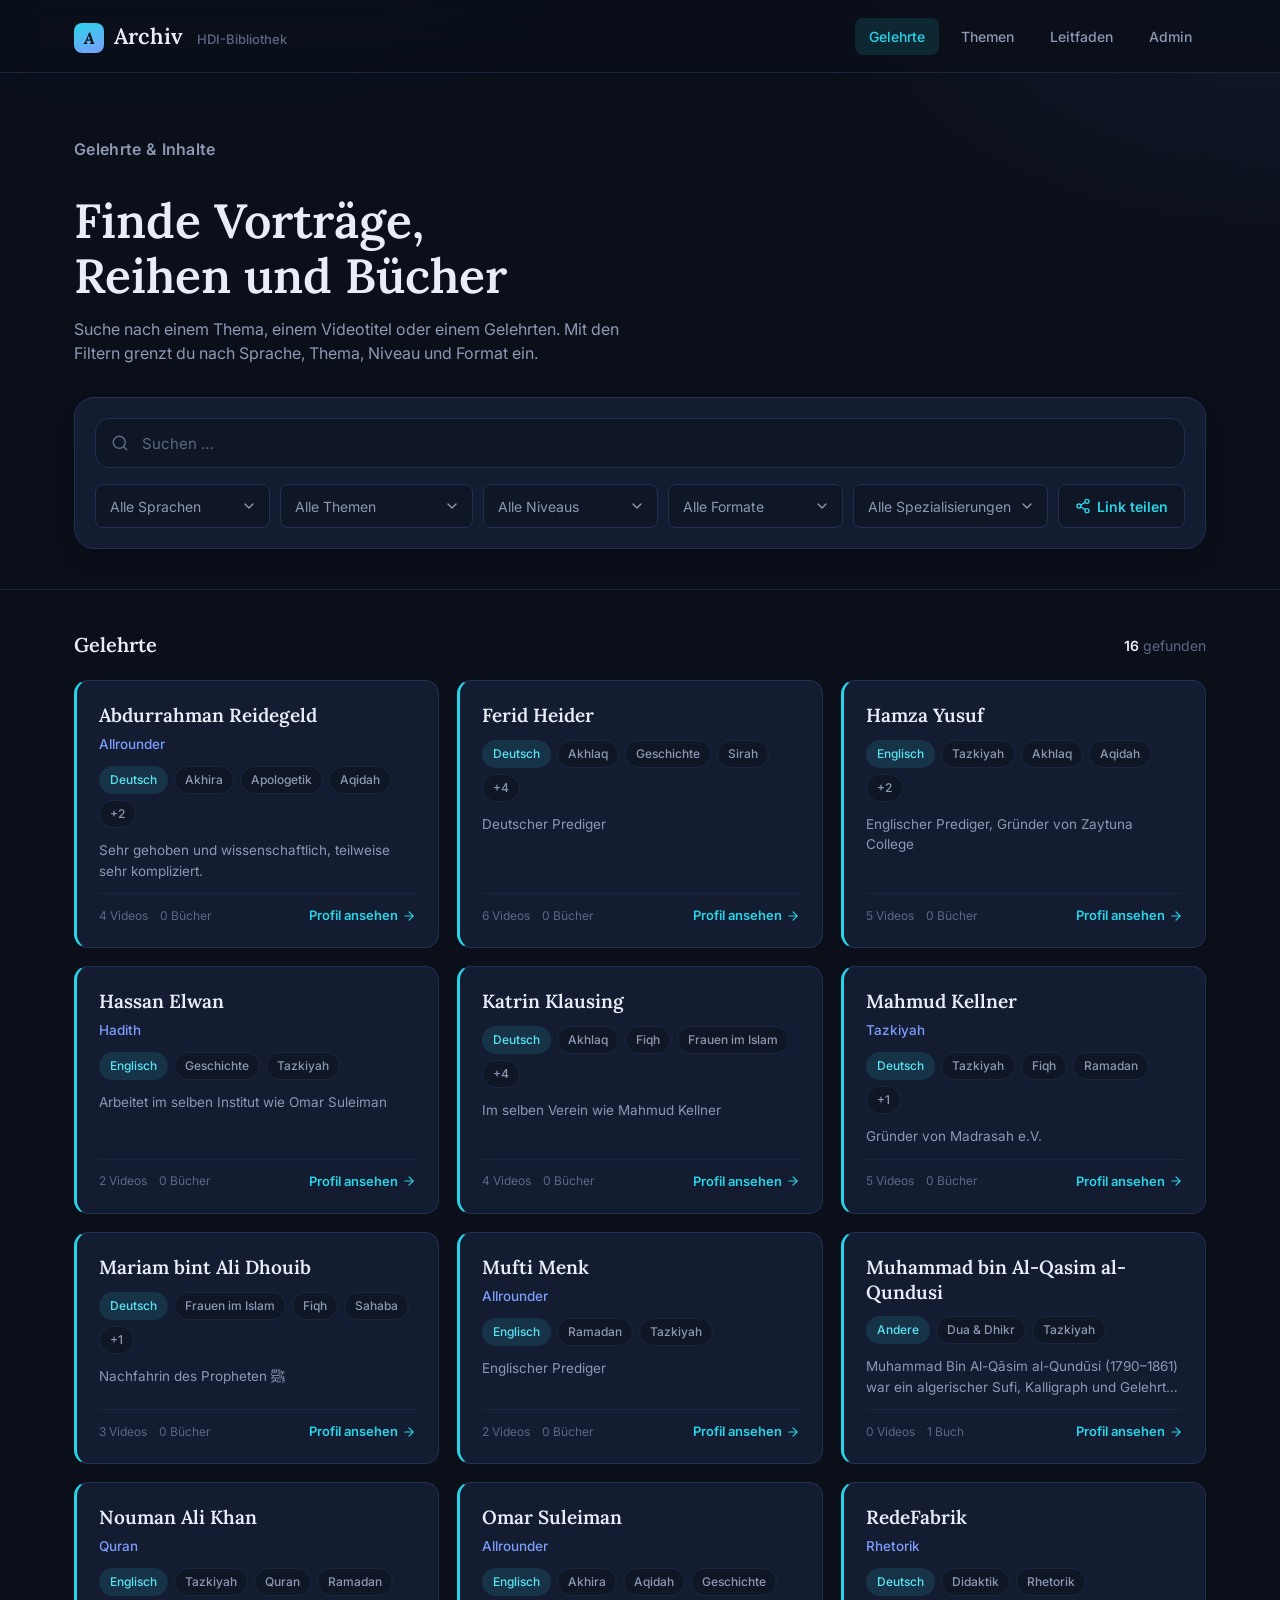
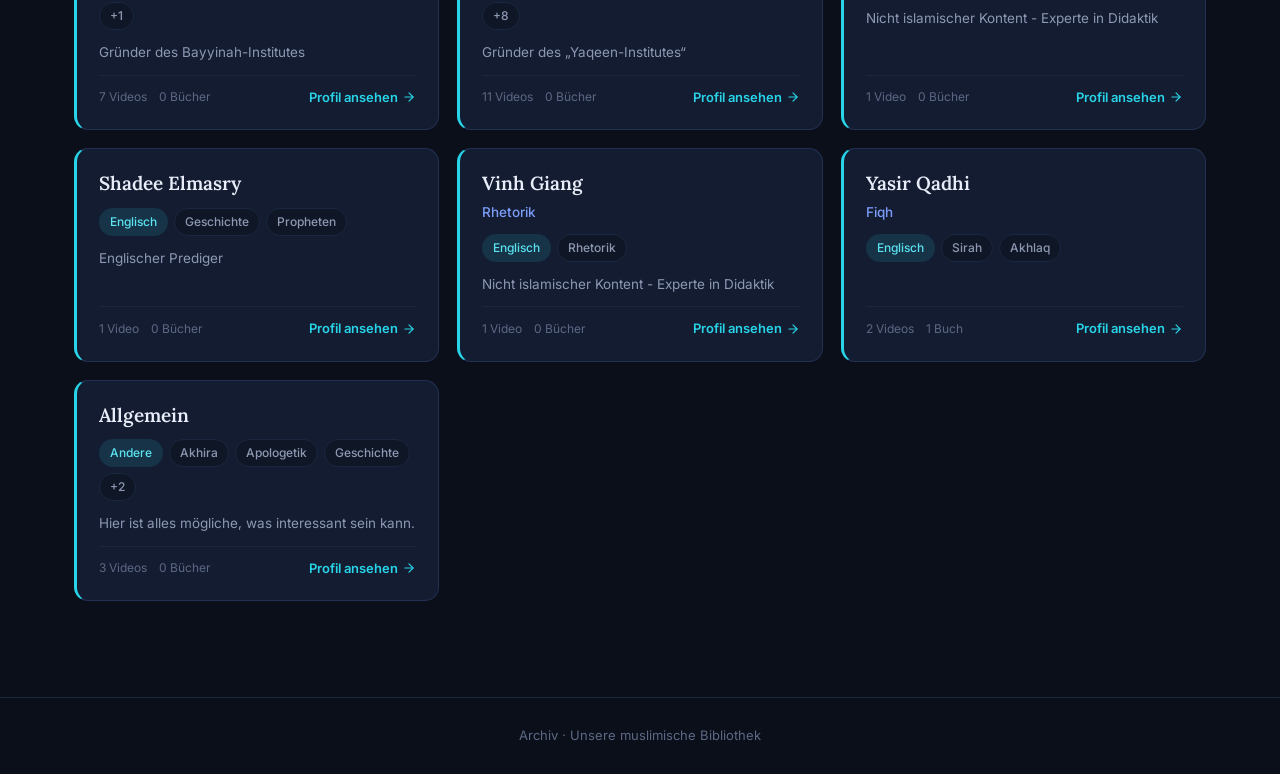
<file: index.html>
<!DOCTYPE html>
<html lang="de">

<head>
  <meta charset="UTF-8" />
  <meta name="viewport" content="width=device-width, initial-scale=1.0, viewport-fit=cover" />
  <title>Gelehrte — ARCHIV</title>
  <link rel="icon" type="image/svg+xml" href="logo-icon.svg">
  <meta name="description" content="Durchsuche Vorträge, Reihen und Bücher nach Thema, Titel, Sprache und Gelehrtem." />
  <link rel="stylesheet" href="style.css" />
  <meta name="theme-color" content="#0a0f1a" />
  <meta property="og:type" content="website" />
  <meta property="og:site_name" content="Archiv · HDI-Bibliothek" />
  <meta property="og:locale" content="de_DE" />
  <meta property="og:title" content="Archiv · HDI-Bibliothek" />
  <meta property="og:description" content="Vorträge, Reihen und Bücher islamischer Gelehrter – durchsuchbar nach Thema, Sprache und Gelehrtem." />
  <meta name="twitter:card" content="summary" />
</head>

<body>

  <header class="site-header">
    <div class="container">
      <a class="brand" href="index.html" aria-label="Archiv – zur Startseite">
        <span class="mark" aria-hidden="true">A</span>
        <span class="brand-name">Archiv</span> <small>HDI-Bibliothek</small>
      </a>
      <nav class="nav-links">
        <a href="index.html" class="active">Gelehrte</a>
        <a href="themen.html">Themen</a>
        <a href="leitfaden.html">Leitfaden</a>
        <a href="admin.html">Admin</a>
      </nav>
    </div>
  </header>

  <section class="hero">
    <div class="container">
      <p class="hero-eyebrow">Gelehrte &amp; Inhalte</p>
      <h1>Finde Vorträge, Reihen und Bücher</h1>
      <p>Suche nach einem Thema, einem Videotitel oder einem Gelehrten. Mit den Filtern grenzt du nach Sprache, Thema, Niveau und Format ein.</p>

      <div class="search-panel">
        <div class="search-row">
          <div class="search-input-wrap">
            <svg viewBox="0 0 24 24" fill="none" stroke="currentColor" stroke-width="2" stroke-linecap="round" stroke-linejoin="round" aria-hidden="true">
              <circle cx="11" cy="11" r="8"></circle>
              <line x1="21" y1="21" x2="16.65" y2="16.65"></line>
            </svg>
            <input type="search" enterkeyhint="search" id="search-input" class="search-field" placeholder="Suchen …" autocomplete="off" aria-label="Suche nach Thema, Videotitel oder Gelehrtem" />
          </div>
          <!-- Nur auf dem Handy sichtbar: klappt die Filter auf und zu -->
          <button type="button" id="filters-toggle" class="filters-toggle" aria-expanded="false" aria-controls="filter-fields">
            <svg viewBox="0 0 24 24" fill="none" stroke="currentColor" stroke-width="2" stroke-linecap="round" stroke-linejoin="round" aria-hidden="true"><line x1="4" y1="6" x2="20" y2="6"></line><line x1="7" y1="12" x2="17" y2="12"></line><line x1="10" y1="18" x2="14" y2="18"></line></svg>
            <span>Filter</span>
            <span class="filter-count" id="filter-count" hidden></span>
          </button>
        </div>
        <div class="filters-row">
          <div class="filter-fields" id="filter-fields">
            <select id="filter-lang" class="filter-select" aria-label="Sprache"></select>
            <select id="filter-thema" class="filter-select" aria-label="Thema"></select>
            <select id="filter-niveau" class="filter-select" aria-label="Niveau"></select>
            <select id="filter-format" class="filter-select" aria-label="Format"></select>
            <select id="filter-spez" class="filter-select" aria-label="Spezialisierung"></select>
          </div>
          <div class="filter-actions">
            <button type="button" id="clear-filters" class="clear-filters" hidden>Zurücksetzen</button>
            <button type="button" id="share-btn" class="share-btn" title="Link zu dieser Suche teilen">
              <svg viewBox="0 0 24 24" fill="none" stroke="currentColor" stroke-width="2" stroke-linecap="round" stroke-linejoin="round" aria-hidden="true"><circle cx="18" cy="5" r="3"></circle><circle cx="6" cy="12" r="3"></circle><circle cx="18" cy="19" r="3"></circle><line x1="8.59" y1="13.51" x2="15.42" y2="17.49"></line><line x1="15.41" y1="6.51" x2="8.59" y2="10.49"></line></svg>
              <span class="share-label">Link teilen</span>
            </button>
          </div>
        </div>
      </div>
    </div>
  </section>

  <section class="results-section">
    <div class="container">

      <div id="resource-section" class="result-block" hidden>
        <div class="results-meta">
          <h2 class="section-title">Videos &amp; Bücher</h2>
          <span aria-live="polite"><strong id="resource-count">0</strong> Treffer</span>
        </div>
        <ul class="resource-list" id="resource-list"></ul>
        <button type="button" class="more-btn" id="resource-more" hidden>Alle Treffer anzeigen</button>
      </div>

      <div class="result-block">
        <div class="results-meta">
          <h2 class="section-title">Gelehrte</h2>
          <span aria-live="polite"><strong id="result-count">0</strong> gefunden</span>
        </div>
        <div class="card-grid" id="card-grid">
          <!-- Karten werden von app.js gerendert -->
        </div>
      </div>

    </div>
  </section>

  <footer class="site-footer">
    <div class="container">
      Archiv · Unsere muslimische Bibliothek
    </div>
  </footer>

  <script src="app.js"></script>
</body>

</html>
</file>
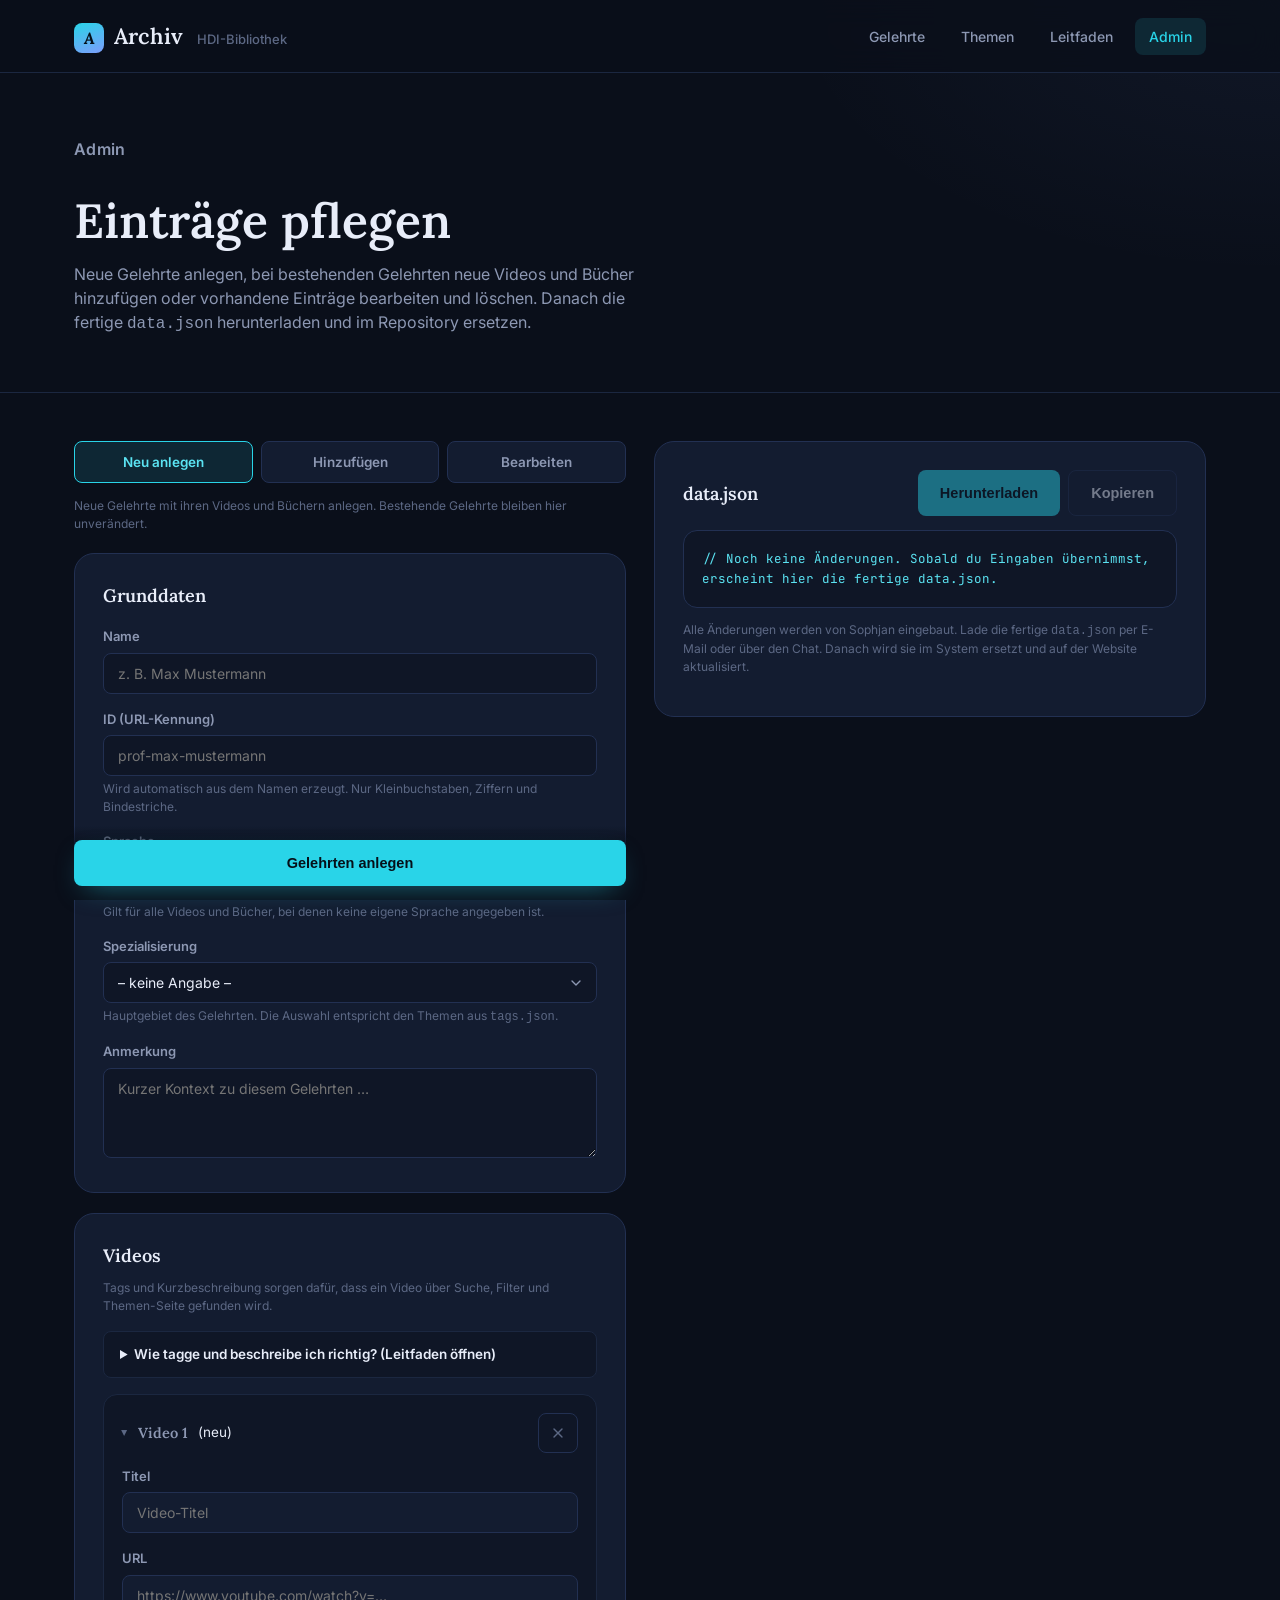
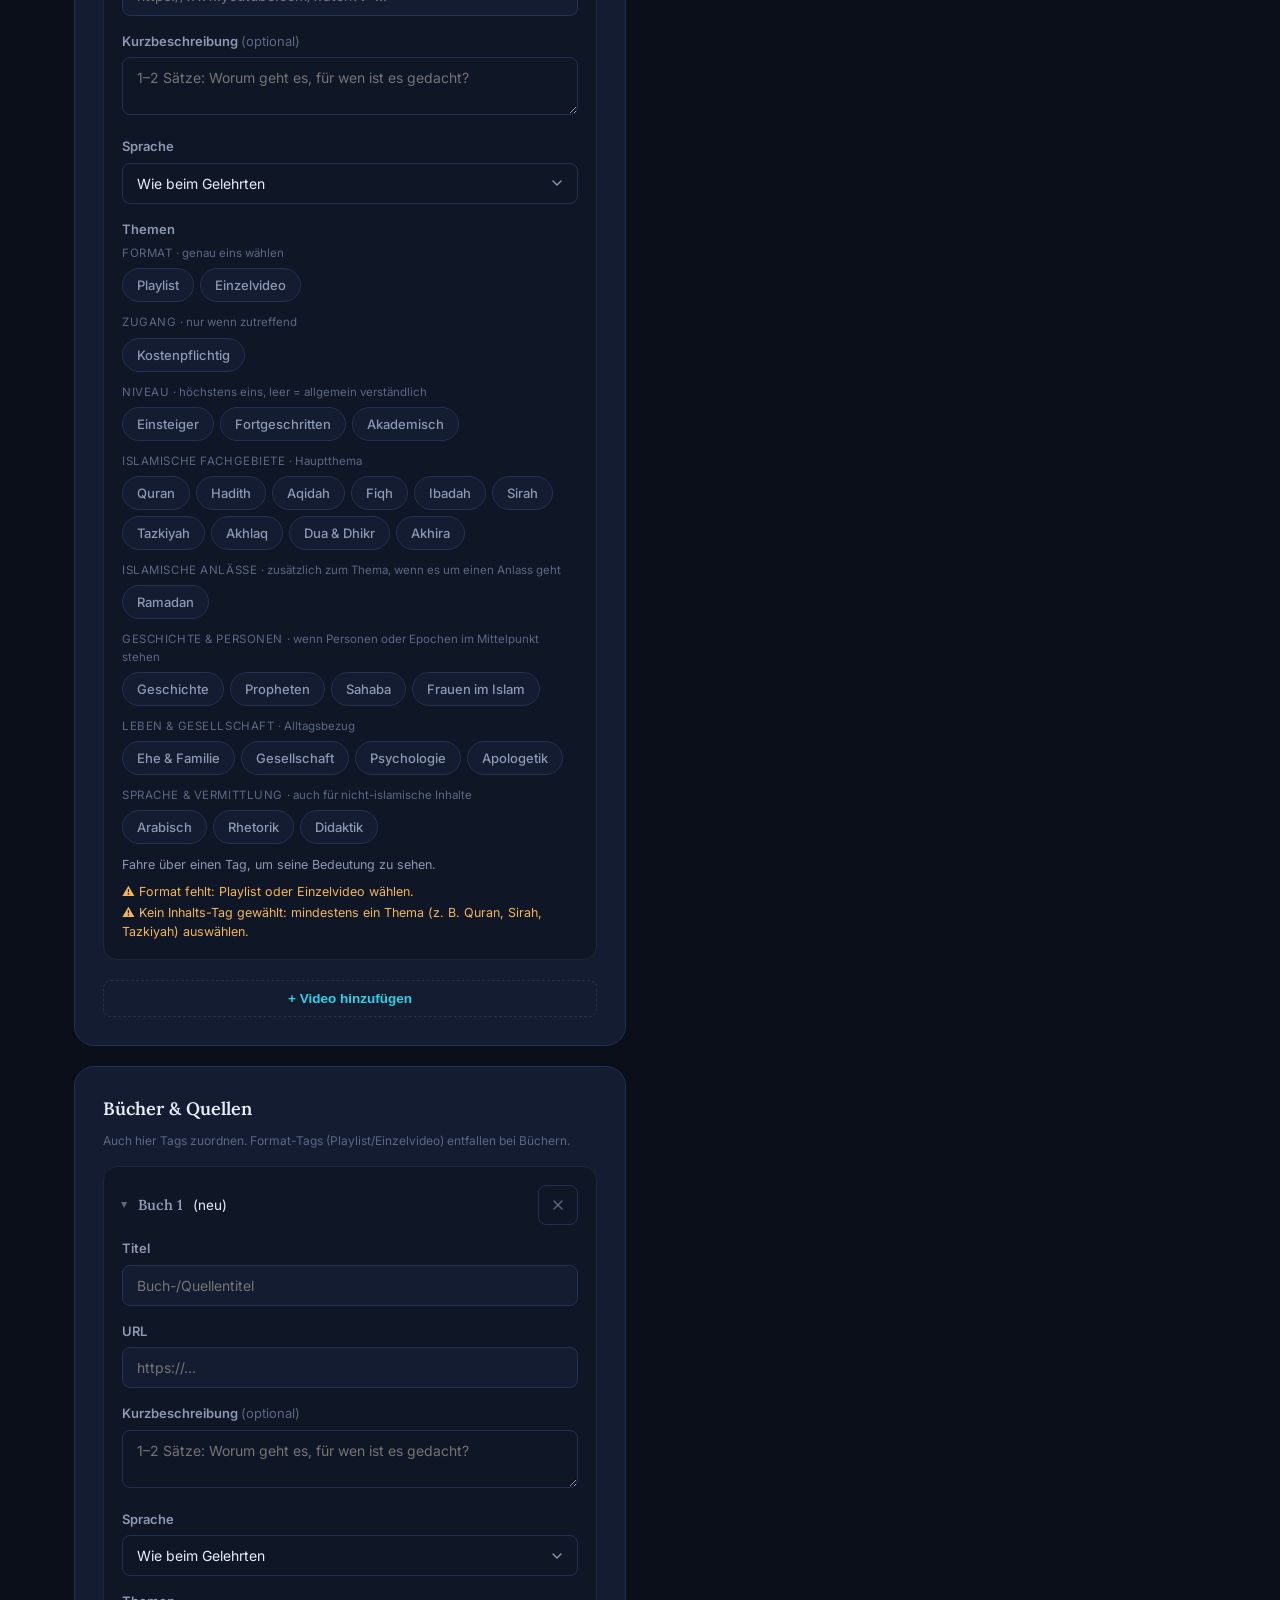
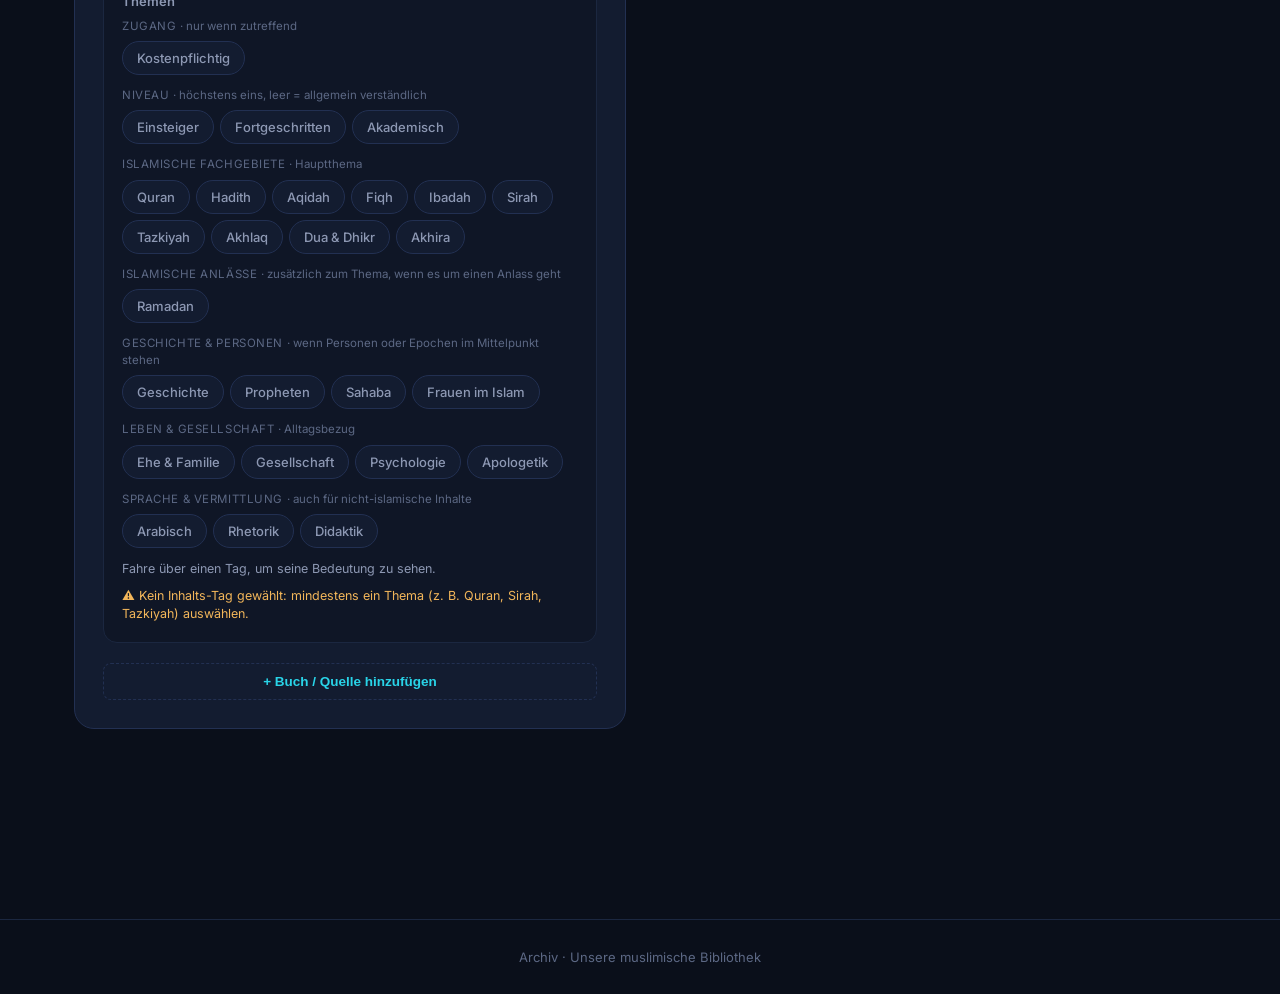
<file: admin.html>
<!DOCTYPE html>
<html lang="de">

<head>
  <meta charset="UTF-8" />
  <meta name="viewport" content="width=device-width, initial-scale=1.0, viewport-fit=cover" />
  <title>Admin — ARCHIV</title>
  <link rel="icon" type="image/svg+xml" href="logo-icon.svg">
  <link rel="stylesheet" href="style.css" />
  <meta name="theme-color" content="#0a0f1a" />
  <meta name="robots" content="noindex" />
</head>

<body>

  <header class="site-header">
    <div class="container">
      <a class="brand" href="index.html" aria-label="Archiv – zur Startseite">
        <span class="mark" aria-hidden="true">A</span>
        <span class="brand-name">Archiv</span> <small>HDI-Bibliothek</small>
      </a>
      <nav class="nav-links">
        <a href="index.html">Gelehrte</a>
        <a href="themen.html">Themen</a>
        <a href="leitfaden.html">Leitfaden</a>
        <a href="admin.html" class="active">Admin</a>
      </nav>
    </div>
  </header>

  <section class="hero" style="padding-bottom: 24px;">
    <div class="container">
      <p class="hero-eyebrow">Admin</p>
      <h1>Einträge pflegen</h1>
      <p>Neue Gelehrte anlegen, bei bestehenden Gelehrten neue Videos und Bücher hinzufügen oder vorhandene Einträge bearbeiten und löschen. Danach die fertige <code>data.json</code> herunterladen und im Repository ersetzen.</p>
    </div>
  </section>

  <div class="admin-body">
    <div class="container">
      <div class="admin-grid">

        <!-- Formular-Spalte -->
        <div class="col-form">

          <div class="mode-tabs">
            <button type="button" class="mode-tab active" id="tab-new">Neu anlegen</button>
            <button type="button" class="mode-tab" id="tab-add">Hinzufügen</button>
            <button type="button" class="mode-tab" id="tab-edit">Bearbeiten</button>
          </div>
          <p class="field-hint" id="mode-description" style="margin: -6px 0 20px;"></p>

          <!-- Nur in „Hinzufügen“ und „Bearbeiten“ -->
          <div class="form-section" id="pick-section" hidden>
            <h2>Gelehrten auswählen</h2>
            <div class="field" style="margin-bottom: 0;">
              <label for="pick-select">Gelehrter</label>
              <select id="pick-select"></select>
              <p class="field-hint" id="pick-hint"></p>
            </div>
          </div>

          <!-- Gemeinsames Formular für Neu anlegen, Hinzufügen und Bearbeiten -->
          <div id="prof-form">

            <!-- Nicht in „Hinzufügen“: Dort werden Gelehrte nicht verändert -->
            <div class="form-section" id="base-section">
              <h2>Grunddaten</h2>

              <div class="field">
                <label for="f-name">Name</label>
                <input type="text" id="f-name" placeholder="z. B. Max Mustermann" />
              </div>

              <div class="field">
                <label for="f-id">ID (URL-Kennung)</label>
                <input type="text" id="f-id" placeholder="prof-max-mustermann" />
                <p class="field-hint" id="f-id-hint"></p>
              </div>

              <div class="field">
                <label for="f-sprache">Sprache</label>
                <select id="f-sprache"></select>
                <p class="field-hint">Gilt für alle Videos und Bücher, bei denen keine eigene Sprache angegeben ist.</p>
              </div>

              <div class="field">
                <label for="f-spez">Spezialisierung</label>
                <select id="f-spez"></select>
                <p class="field-hint">Hauptgebiet des Gelehrten. Die Auswahl entspricht den Themen aus <code>tags.json</code>.</p>
              </div>

              <div class="field" style="margin-bottom: 0;">
                <label for="f-anmerkung">Anmerkung</label>
                <textarea id="f-anmerkung" placeholder="Kurzer Kontext zu diesem Gelehrten …"></textarea>
              </div>
            </div>

            <div class="form-section" id="videos-section">
              <h2>Videos</h2>
              <p class="field-hint" style="margin: -8px 0 16px;">Tags und Kurzbeschreibung sorgen dafür, dass ein Video über Suche, Filter und Themen-Seite gefunden wird.</p>
              <div data-role="tag-guide"></div>
              <div id="videos-container"></div>
              <p class="field-hint" id="videos-empty" hidden>Keine Videos vorhanden. Neue Videos ergänzt du unter „Hinzufügen“.</p>
              <!-- Nicht in „Bearbeiten“: Dort entstehen keine neuen Einträge -->
              <button type="button" class="add-row-btn" id="add-video-btn">+ Video hinzufügen</button>
            </div>

            <div class="form-section" id="buecher-section">
              <h2>Bücher &amp; Quellen</h2>
              <p class="field-hint" style="margin: -8px 0 16px;">Auch hier Tags zuordnen. Format-Tags (Playlist/Einzelvideo) entfallen bei Büchern.</p>
              <div id="buecher-container"></div>
              <p class="field-hint" id="buecher-empty" hidden>Keine Bücher vorhanden. Neue Bücher ergänzt du unter „Hinzufügen“.</p>
              <button type="button" class="add-row-btn" id="add-buch-btn">+ Buch / Quelle hinzufügen</button>
            </div>

            <!-- Bleibt beim Scrollen am unteren Rand sichtbar -->
            <div class="form-actions sticky-actions">
              <button type="button" class="btn" id="save-btn">In data.json übernehmen</button>
            </div>
            <button type="button" class="btn danger-outline delete-btn" id="delete-btn" hidden>Diesen Gelehrten löschen</button>
          </div>

        </div>

        <!-- Ausgabe-Spalte -->
        <div class="col-output">
          <div class="form-section output-panel">
            <div class="status-box" id="output-status" hidden></div>

            <div id="change-wrap" hidden>
              <p class="change-list-title">Änderungen in dieser Sitzung</p>
              <ul class="change-list" id="change-list"></ul>
            </div>

            <div class="output-header">
              <h2>data.json</h2>
              <div class="output-actions">
                <button type="button" class="btn" id="download-btn" disabled>Herunterladen</button>
                <button type="button" class="btn secondary" id="copy-btn" disabled>Kopieren</button>
              </div>
            </div>
            <pre id="json-output">// Noch keine Änderungen.</pre>
            <p class="field-hint" style="margin-top: 12px;">
              Alle Änderungen werden von Sophjan eingebaut. Lade die fertige <code>data.json</code> per E-Mail oder über den Chat. Danach wird sie im System ersetzt und auf der Website aktualisiert.
            </p>
          </div>
        </div>

      </div>
    </div>
  </div>

  <div class="toast" id="toast" role="status">In die Zwischenablage kopiert.</div>

  <footer class="site-footer">
    <div class="container">
      Archiv · Unsere muslimische Bibliothek
    </div>
  </footer>

  <!-- Gemeinsame Hilfsfunktionen (loadData, loadTagConfig, tagInfo, escapeHtml, copyText …) -->
  <script src="app.js"></script>
  <script>
  /* =========================================================
     admin.html — Formular-Logik

     Ablauf: data.json und tags.json laden → im Formular anlegen,
     ändern oder löschen → komplette, aktualisierte data.json ausgeben.

     Die geladenen Originaldaten bleiben unverändert. Änderungen dieser
     Sitzung liegen in "changes" (geänderte/neue Gelehrte) und
     "deletions" (gelöschte) und werden beim Ausgeben eingemischt.
     ========================================================= */

  let cfg = buildTagConfig(null);
  let baseData = [];          // data.json in Originalreihenfolge
  let dataLoaded = false;
  const changes = new Map();  // id → { entry, isNew }
  const deletions = new Set();
  const changeLog = [];
  let mode = 'new';           // 'new' | 'add' | 'edit'
  let selectedId = null;      // in „Hinzufügen“ / „Bearbeiten“ ausgewählter Gelehrter
  let formDirty = false;      // Formular enthält noch nicht übernommene Eingaben
  let unsaved = false;        // übernommene Änderungen noch nicht heruntergeladen/kopiert

  const FALLBACK_LANGUAGES = ['Deutsch', 'Englisch', 'Andere'];
  const RESOURCE_KEYS = ['titel', 'url', 'sprache', 'beschreibung', 'themen'];
  const DESCRIPTION_MAX = 300;
  const $ = id => document.getElementById(id);

  function languages() {
    return cfg.sprachen.length ? cfg.sprachen : FALLBACK_LANGUAGES;
  }

  function slugify(text) {
    return String(text)
      .toLowerCase()
      .trim()
      .replace(/ß/g, 'ss')
      .normalize('NFD').replace(/[\u0300-\u036f]/g, '')
      .replace(/[^a-z0-9\s-]/g, '')
      .replace(/\s+/g, '-')
      .replace(/-+/g, '-')
      .replace(/^-|-$/g, '');
  }

  function suggestId(name) {
    const slug = slugify(String(name).replace(/^prof\.?\s*(dr\.?)?\s*/i, ''));
    return slug ? `prof-${slug}` : '';
  }

  function isHttpUrl(value) {
    return /^https?:\/\/\S+$/i.test(value);
  }

  function sameSet(a, b) {
    return a.length === b.length && a.every(x => b.includes(x)) && b.every(x => a.includes(x));
  }

  /* =========================================================
     Datenstand
     ========================================================= */

  function mergedData() {
    const result = baseData
      .filter(p => !deletions.has(p.id))
      .map(p => (changes.has(p.id) ? changes.get(p.id).entry : p));
    changes.forEach(change => { if (change.isNew) result.push(change.entry); });
    return result;
  }

  function currentProfessor(id) {
    if (!id) return null;
    if (changes.has(id)) return changes.get(id).entry;
    if (deletions.has(id)) return null;
    return baseData.find(p => p.id === id) || null;
  }

  function dataFileText() {
    return JSON.stringify(mergedData(), null, 2) + '\n';
  }

  /** Vergleichsschlüssel für Links: YouTube-Video bzw. -Playlist unabhängig von Schreibweise und Tracking-Parametern. */
  function urlKey(url) {
    try {
      const u = new URL(String(url).trim());
      const host = u.hostname.replace(/^(www\.|m\.)/, '');
      if (host === 'youtu.be') return 'yt:v:' + u.pathname.slice(1);
      if (host === 'youtube.com') {
        if (u.searchParams.get('v')) return 'yt:v:' + u.searchParams.get('v');
        const live = u.pathname.match(/^\/(live|shorts)\/([^/]+)/);
        if (live) return 'yt:v:' + live[2];
        if (u.searchParams.get('list')) return 'yt:list:' + u.searchParams.get('list');
      }
      u.hash = '';
      return (host + u.pathname + u.search).toLowerCase();
    } catch {
      return String(url ?? '').trim().toLowerCase();
    }
  }

  /** Sucht einen Eintrag mit demselben Link bei einem anderen Gelehrten. */
  function findDuplicateUrl(url, excludeProfId) {
    const key = urlKey(url);
    for (const prof of mergedData()) {
      if (prof.id === excludeProfId) continue;
      for (const listKey of ['videos', 'buecher']) {
        for (const item of (Array.isArray(prof[listKey]) ? prof[listKey] : [])) {
          if (item && item.url && urlKey(item.url) === key) return { prof, item };
        }
      }
    }
    return null;
  }

  /* =========================================================
     Auswahllisten
     ========================================================= */

  function languageSelectHtml(inheritLabel) {
    const inherit = inheritLabel ? `<option value="">${escapeHtml(inheritLabel)}</option>` : '';
    return inherit + languages().map(l => `<option value="${escapeHtml(l)}">${escapeHtml(l)}</option>`).join('');
  }

  /** Wert setzen; ist er nicht in der Liste (alter Datenbestand), wird er als Option ergänzt statt verloren zu gehen. */
  function setSelectKeepingValue(select, value) {
    if (value && ![...select.options].some(o => o.value === value)) {
      const option = document.createElement('option');
      option.value = value;
      option.textContent = `${value} (bisheriger Wert)`;
      select.appendChild(option);
    }
    select.value = value || '';
  }

  function fillLanguageSelect() {
    $('f-sprache').innerHTML = languageSelectHtml(null);
  }

  function fillSpezSelect() {
    const options = [{ value: 'Allrounder' }];
    cfg.gruppen.filter(g => g.art === 'thema').forEach(g => {
      g.tags.forEach(t => options.push({ value: t.name, group: g.name }));
    });
    $('f-spez').value = '';
    fillSelect($('f-spez'), '– keine Angabe –', options);
  }

  function refreshPickSelect() {
    const select = $('pick-select');
    const list = sortProfessors(mergedData());
    select.innerHTML = '<option value="">Bitte wählen …</option>' + list.map(p =>
      `<option value="${escapeHtml(p.id)}">${escapeHtml(p.name)}${changes.get(p.id)?.isNew ? ' (neu)' : ''}</option>`
    ).join('');
    select.value = selectedId && list.some(p => p.id === selectedId) ? selectedId : '';
  }

  /* =========================================================
     Tag-Leitfaden
     ========================================================= */

  function renderTagGuide(el) {
    const rows = cfg.gruppen.map(g => `
      <tr><th colspan="2">${escapeHtml(g.name)}${g.hinweis ? ` <span>— ${escapeHtml(g.hinweis)}</span>` : ''}</th></tr>
      ${g.tags.map(t => `<tr><td><strong>${escapeHtml(t.name)}</strong></td><td>${escapeHtml(t.beschreibung)}</td></tr>`).join('')}
    `).join('');

    el.innerHTML = `
      <details class="tag-guide">
        <summary>Wie tagge und beschreibe ich richtig? (Leitfaden öffnen)</summary>
        <ol>
          <li><strong>Format:</strong> Bei Videos immer genau <em>Playlist</em> oder <em>Einzelvideo</em>. Wird anhand der URL vorausgewählt.</li>
          <li><strong>Inhalt:</strong> 1–3 Tags für das <em>Hauptthema</em>. Frage: „Unter welchem Thema würde jemand dieses Video suchen?“ Nicht alles taggen, was nur kurz vorkommt.</li>
          <li><strong>Niveau:</strong> Nur setzen, wenn der Inhalt klar für Einsteiger oder klar anspruchsvoll ist. Sonst leer lassen.</li>
          <li><strong>Kostenpflichtig:</strong> Nur wenn der Inhalt hinter einer Bezahlschranke liegt.</li>
          <li><strong>Spezifisch vor allgemein:</strong> Prophetengeschichten → <em>Propheten</em> (nicht nur <em>Geschichte</em>), Ramadan → <em>Ibadah</em> (nicht <em>Fiqh</em>).</li>
          <li><strong>Kurzbeschreibung (optional):</strong> 1–2 Sätze: Worum geht es, für wen ist es gedacht? Begriffe, nach denen jemand suchen würde, gehören hier hinein – die Suche berücksichtigt sie.</li>
          <li><strong>Sprache:</strong> Nur ändern, wenn das Video in einer anderen Sprache ist als beim Gelehrten angegeben.</li>
          <li>Passt kein Tag? Nicht den „nächstbesten“ wählen, sondern einen neuen Tag in <code>tags.json</code> ergänzen.</li>
        </ol>
        <table>${rows}</table>
        <p class="guide-example"><strong>Beispiele:</strong><br>
          „Tafsir Surah Yasin“ → Playlist · Quran<br>
          „Das Leben von Umm Sulaim“ → Einzelvideo · Sahaba · Frauen im Islam<br>
          „Muslim sein für Beginner“ → Playlist · Einsteiger · Ibadah · Fiqh<br>
          Beschreibung: „Grundlagen von Gebet, Fasten und Reinheit – für Neu-Muslime und alle, die ihr Wissen auffrischen wollen.“</p>
      </details>`;
  }

  /* =========================================================
     Tag-Auswahl mit Gruppen, Erklärungen und Prüfung
     ========================================================= */

  function renderTagPicker(pickerEl, kind, selected = []) {
    pickerEl.dataset.kind = kind;
    delete pickerEl.dataset.formatLocked;
    const groups = cfg.gruppen.filter(g => g.tags.length && !(g.nurVideo && kind !== 'video'));

    if (groups.length === 0) {
      pickerEl.innerHTML = '<span class="tag-picker-empty">Keine Tags vorhanden. Ergänze Tags in tags.json.</span>';
      return;
    }

    pickerEl.innerHTML = `
      ${groups.map(g => `
        <div class="tag-group">
          <span class="tag-group-title">${escapeHtml(g.name)}${g.hinweis ? ` <em>· ${escapeHtml(g.hinweis)}</em>` : ''}</span>
          <div class="tag-group-chips">
            ${g.tags.map(t => `<button type="button" class="tag-chip" data-tag="${escapeHtml(t.name)}" title="${escapeHtml(t.beschreibung)}">${escapeHtml(t.name)}</button>`).join('')}
          </div>
        </div>`).join('')}
      <div class="tag-help-line" data-role="help">Fahre über einen Tag, um seine Bedeutung zu sehen.</div>
      <div class="tag-check" data-role="check"></div>
    `;

    const help = pickerEl.querySelector('[data-role="help"]');
    const defaultHelp = help.textContent;
    const chips = [...pickerEl.querySelectorAll('.tag-chip')];
    const wanted = new Set(selected.map(t => tagLabel(cfg, t)));

    chips.forEach(chip => {
      const info = tagInfo(cfg, chip.dataset.tag);
      if (wanted.has(chip.dataset.tag)) {
        chip.classList.add('selected');
        if (info?.gruppe.id === 'format') pickerEl.dataset.formatLocked = 'true';
      }

      const showHelp = () => {
        help.innerHTML = `<strong>${escapeHtml(chip.dataset.tag)}:</strong> ${escapeHtml(info?.beschreibung || 'Keine Beschreibung hinterlegt.')}`;
      };
      chip.addEventListener('mouseenter', showHelp);
      chip.addEventListener('focus', showHelp);
      chip.addEventListener('mouseleave', () => { help.textContent = defaultHelp; });

      chip.addEventListener('click', () => {
        const select = !chip.classList.contains('selected');
        const regel = info?.gruppe.regel;
        // Gruppen mit „genau eins“ / „höchstens eins“: andere Tags der Gruppe abwählen
        if (select && info && (regel === 'genau-eins' || regel === 'hoechstens-eins')) {
          const siblings = new Set(info.gruppe.tags.map(t => t.name));
          chips.forEach(other => {
            if (other !== chip && siblings.has(other.dataset.tag)) other.classList.remove('selected');
          });
        }
        chip.classList.toggle('selected', select);
        if (info?.gruppe.id === 'format') pickerEl.dataset.formatLocked = 'true';
        showHelp();
        validateTagPicker(pickerEl);
      });
    });

    validateTagPicker(pickerEl);
  }

  function getSelectedTags(pickerEl) {
    return [...pickerEl.querySelectorAll('.tag-chip.selected')].map(c => c.dataset.tag);
  }

  function getTagWarnings(selected, kind) {
    const warnings = [];
    const content = selected.filter(t => tagInfo(cfg, t)?.gruppe.art === 'thema');
    const formatGroup = cfg.gruppen.find(g => g.id === 'format');
    const formats = selected.filter(t => tagInfo(cfg, t)?.gruppe.id === 'format');

    if (kind === 'video' && formatGroup && formats.length !== 1) {
      warnings.push('Format fehlt: Playlist oder Einzelvideo wählen.');
    }
    if (content.length === 0) {
      warnings.push('Kein Inhalts-Tag gewählt: mindestens ein Thema (z. B. Quran, Sirah, Tazkiyah) auswählen.');
    } else if (content.length > 3) {
      warnings.push(`${content.length} Inhalts-Tags gewählt. Besser auf die 1–3 Hauptthemen beschränken.`);
    }
    if (selected.includes('Geschichte') && ['Propheten', 'Sirah', 'Sahaba'].some(t => selected.includes(t))) {
      warnings.push('„Geschichte“ ist meist überflüssig, wenn schon Propheten, Sirah oder Sahaba gewählt ist.');
    }
    return warnings;
  }

  function validateTagPicker(pickerEl) {
    const check = pickerEl.querySelector('[data-role="check"]');
    if (!check) return;
    const warnings = getTagWarnings(getSelectedTags(pickerEl), pickerEl.dataset.kind);
    check.innerHTML = warnings.length
      ? warnings.map(w => `<div class="warn">⚠ ${escapeHtml(w)}</div>`).join('')
      : '<div class="ok">✓ Tags sehen gut aus.</div>';
  }

  /** Format aus der URL vorschlagen – nur solange es nicht von Hand gewählt bzw. schon gespeichert ist. */
  function suggestFormatFromUrl(url, pickerEl) {
    if (!pickerEl || pickerEl.dataset.kind !== 'video' || pickerEl.dataset.formatLocked) return;
    const chips = [...pickerEl.querySelectorAll('.tag-chip')];
    const playlist = chips.find(c => c.dataset.tag === 'Playlist');
    const single = chips.find(c => c.dataset.tag === 'Einzelvideo');
    if (!playlist || !single) return;

    const isPlaylist = (/[?&]list=/.test(url) && !/[?&]v=/.test(url)) || /\/playlist\b/.test(url);
    const isSingle = !isPlaylist && /(youtu\.be\/|youtube\.com\/(watch|live|shorts))/.test(url);
    playlist.classList.toggle('selected', isPlaylist);
    single.classList.toggle('selected', isSingle);
    validateTagPicker(pickerEl);
  }

  /* =========================================================
     Video-/Buch-Zeilen
     ========================================================= */

  function rowContainer(kind) {
    return $(kind === 'video' ? 'videos-container' : 'buecher-container');
  }

  function renumberRows(kind) {
    const label = kind === 'video' ? 'Video' : 'Buch';
    rowContainer(kind).querySelectorAll('.dynamic-row').forEach((row, i) => {
      row.querySelector('.dynamic-row-kind').textContent = `${label} ${i + 1}`;
    });
  }

  /**
   * Eine Zeile für ein Video/Buch. Mit "item" vorbelegt (Bearbeiten),
   * sonst leer (neuer Eintrag). Bestehende Einträge starten eingeklappt.
   */
  function createDynamicRow(kind, item = null) {
    const isVideo = kind === 'video';
    const row = document.createElement('details');
    row.className = 'dynamic-row';
    row.open = !item;
    row._kind = kind;
    row._original = item ? JSON.parse(JSON.stringify(item)) : null;
    row._extraTags = item ? (item.themen || []).filter(t => typeof t === 'string' && !tagInfo(cfg, t)) : [];

    row.innerHTML = `
      <summary class="dynamic-row-header">
        <span class="dynamic-row-kind"></span>
        <span class="dynamic-row-title"></span>
        <button type="button" class="icon-btn" aria-label="Eintrag entfernen" title="Eintrag entfernen">
          <svg viewBox="0 0 24 24" width="16" height="16" fill="none" stroke="currentColor" stroke-width="2" stroke-linecap="round" stroke-linejoin="round" aria-hidden="true"><line x1="18" y1="6" x2="6" y2="18"></line><line x1="6" y1="6" x2="18" y2="18"></line></svg>
        </button>
      </summary>
      <div class="dynamic-row-body">
        <div class="field">
          <label>Titel</label>
          <input type="text" class="res-titel" placeholder="${isVideo ? 'Video-Titel' : 'Buch-/Quellentitel'}" />
        </div>
        <div class="field">
          <label>URL</label>
          <input type="url" class="res-url" placeholder="${isVideo ? 'https://www.youtube.com/watch?v=…' : 'https://…'}" />
        </div>
        <div class="field">
          <label>Kurzbeschreibung <span class="optional">(optional)</span></label>
          <textarea class="res-beschreibung" rows="2" maxlength="600" placeholder="1–2 Sätze: Worum geht es, für wen ist es gedacht?"></textarea>
        </div>
        <div class="field">
          <label>Sprache</label>
          <select class="res-sprache">${languageSelectHtml('Wie beim Gelehrten')}</select>
        </div>
        <div class="field" style="margin-bottom: 0;">
          <label>Themen</label>
          <div class="tag-picker" data-role="tag-picker"></div>
          ${row._extraTags.length ? `<p class="field-hint">Weitere Tags, die nicht in tags.json stehen: ${escapeHtml(row._extraTags.join(', '))} – sie bleiben erhalten.</p>` : ''}
        </div>
      </div>
    `;

    const titelInput = row.querySelector('.res-titel');
    const urlInput = row.querySelector('.res-url');
    const titleEl = row.querySelector('.dynamic-row-title');
    const updateTitle = () => { titleEl.textContent = titelInput.value.trim() || '(neu)'; };

    if (item) {
      titelInput.value = item.titel || '';
      urlInput.value = item.url || '';
      row.querySelector('.res-beschreibung').value = item.beschreibung || '';
      setSelectKeepingValue(row.querySelector('.res-sprache'), item.sprache || '');
    }
    updateTitle();
    titelInput.addEventListener('input', updateTitle);

    row.querySelector('.icon-btn').addEventListener('click', e => {
      e.preventDefault(); // nicht auf-/zuklappen
      e.stopPropagation();
      const name = titelInput.value.trim();
      if ((row._original || name) && !window.confirm(`„${name || 'Diesen Eintrag'}“ entfernen? Endgültig wird das erst, wenn du übernimmst und die neue data.json hochlädst.`)) return;
      row.remove();
      renumberRows(kind);
      updateEmptyNotes();
      formDirty = true;
    });

    rowContainer(kind).appendChild(row);
    renumberRows(kind);

    const picker = row.querySelector('[data-role="tag-picker"]');
    renderTagPicker(picker, kind, item ? item.themen || [] : []);
    if (isVideo) urlInput.addEventListener('input', () => suggestFormatFromUrl(urlInput.value, picker));
    return row;
  }

  function addRow(kind) {
    const row = createDynamicRow(kind);
    formDirty = true;
    row.scrollIntoView?.({ block: 'nearest', behavior: 'smooth' });
    row.querySelector('.res-titel').focus({ preventScroll: true });
  }

  $('add-video-btn').addEventListener('click', () => addRow('video'));
  $('add-buch-btn').addEventListener('click', () => addRow('buch'));

  /** Liest eine Zeile aus. Unbekannte Felder und die Tag-Reihenfolge des Originals bleiben erhalten. */
  function rowResource(row, profSprache) {
    const orig = row._original;
    const titel = row.querySelector('.res-titel').value.trim();
    const url = row.querySelector('.res-url').value.trim();
    const sprache = row.querySelector('.res-sprache').value;
    const beschreibung = row.querySelector('.res-beschreibung').value.trim();
    let themen = [...getSelectedTags(row.querySelector('[data-role="tag-picker"]')), ...row._extraTags];
    if (orig && Array.isArray(orig.themen) && sameSet(themen, orig.themen)) themen = [...orig.themen];

    const resource = { titel, url };
    if (sprache && sprache !== profSprache) resource.sprache = sprache;
    if (beschreibung) resource.beschreibung = beschreibung;
    resource.themen = themen;
    if (orig) Object.keys(orig).forEach(k => { if (!RESOURCE_KEYS.includes(k)) resource[k] = orig[k]; });
    return resource;
  }

  function collectRows(kind, profSprache, errors, warnings, stats) {
    const label = kind === 'video' ? 'Video' : 'Buch';
    const result = [];
    rowContainer(kind).querySelectorAll('.dynamic-row').forEach((row, i) => {
      const name = `${label} ${i + 1}`;
      const titel = row.querySelector('.res-titel').value.trim();
      const url = row.querySelector('.res-url').value.trim();
      const fail = msg => { errors.push(msg); row.open = true; };

      if (!titel && !url && !row._original) return; // leere neue Zeile wird ignoriert
      if (!titel || !url) return fail(`${name}: Bitte Titel und URL ausfüllen (oder den Eintrag über ✕ entfernen).`);
      if (!isHttpUrl(url)) return fail(`${name}: Die URL muss mit http:// oder https:// beginnen.`);

      const resource = rowResource(row, profSprache);
      const changed = !row._original || JSON.stringify(resource) !== JSON.stringify(row._original);
      if (changed) {
        stats[row._original ? 'changed' : 'added'] += 1;
        stats.touched.push(resource);
        getTagWarnings(resource.themen, kind).forEach(w => warnings.push(`${name} „${titel}“: ${w}`));
        if ((resource.beschreibung || '').length > DESCRIPTION_MAX) {
          warnings.push(`${name} „${titel}“: Die Beschreibung ist recht lang (${resource.beschreibung.length} Zeichen). 1–2 Sätze reichen.`);
        }
      }
      if (row._original) stats.kept += 1;
      result.push(resource);
    });
    return result;
  }

  /* =========================================================
     Formular laden (Neu / Bearbeiten)
     ========================================================= */

  function fillBaseFields(prof) {
    $('f-name').value = prof?.name || '';
    $('f-id').value = prof?.id || '';
    $('f-id').readOnly = Boolean(prof);
    delete $('f-id').dataset.manuallyEdited;
    $('f-id-hint').textContent = prof
      ? 'Die ID bleibt fest, damit geteilte Links auf dieses Profil weiter funktionieren.'
      : 'Wird automatisch aus dem Namen erzeugt. Nur Kleinbuchstaben, Ziffern und Bindestriche.';

    fillLanguageSelect();
    if (prof) setSelectKeepingValue($('f-sprache'), prof.sprache || '');
    fillSpezSelect();
    setSelectKeepingValue($('f-spez'), prof?.spezialisierung || '');
    $('f-anmerkung').value = prof?.anmerkung || '';

    $('videos-container').innerHTML = '';
    $('buecher-container').innerHTML = '';
  }

  function loadFormForNew() {
    selectedId = null;
    fillBaseFields(null);
    createDynamicRow('video');
    createDynamicRow('buch');
    $('prof-form').hidden = false;
    applyModeLayout();
    formDirty = false;
  }

  /** „Hinzufügen“: nur leere Zeilen für neue Einträge. Vorhandene Videos/Bücher und Grunddaten werden nicht geladen. */
  function loadFormForAdd(id) {
    if (!currentProfessor(id)) {
      selectedId = null;
      $('prof-form').hidden = true;
      return;
    }
    selectedId = id;
    $('videos-container').innerHTML = '';
    $('buecher-container').innerHTML = '';
    createDynamicRow('video');
    createDynamicRow('buch');
    $('pick-select').value = id;
    $('prof-form').hidden = false;
    applyModeLayout();
    formDirty = false;
  }

  function loadFormForEdit(id) {
    const prof = currentProfessor(id);
    if (!prof) {
      selectedId = null;
      $('prof-form').hidden = true;
      return;
    }
    selectedId = id;
    fillBaseFields(prof);
    (Array.isArray(prof.videos) ? prof.videos : []).forEach(v => { if (v && typeof v === 'object') createDynamicRow('video', v); });
    (Array.isArray(prof.buecher) ? prof.buecher : []).forEach(b => { if (b && typeof b === 'object') createDynamicRow('buch', b); });
    $('prof-form').hidden = false;
    $('pick-select').value = id;
    applyModeLayout();
    formDirty = false;
  }

  function confirmDiscard() {
    return !formDirty || window.confirm('Im Formular gibt es Eingaben, die noch nicht übernommen wurden. Verwerfen?');
  }

  const MODE_TEXT = {
    new: 'Neue Gelehrte mit ihren Videos und Büchern anlegen. Bestehende Gelehrte bleiben hier unverändert.',
    add: 'Neue Videos und Bücher bei bestehenden Gelehrten ergänzen. Vorhandene Einträge sind hier nicht sichtbar und bleiben unverändert.',
    edit: 'Vorhandene Gelehrte, Videos und Bücher ändern oder löschen. Neue Einträge legst du unter „Hinzufügen“ an.'
  };

  const PICK_HINT = {
    add: 'Es werden nur neue Einträge ergänzt. Nach dem Übernehmen kannst du den nächsten Gelehrten auswählen.',
    edit: 'Alle Videos und Bücher erscheinen eingeklappt. Zum Ändern aufklappen, zum Entfernen auf ✕ klicken.'
  };

  const SAVE_LABEL = {
    new: 'Gelehrten anlegen',
    add: 'Einträge hinzufügen',
    edit: 'Änderungen übernehmen'
  };

  function setMode(next) {
    mode = next;
    ['new', 'add', 'edit'].forEach(m => $('tab-' + m).classList.toggle('active', mode === m));
    $('pick-section').hidden = mode === 'new';
    $('pick-hint').textContent = PICK_HINT[mode] || '';
    $('mode-description').textContent = MODE_TEXT[mode];
  }

  /** Blendet je nach Bereich ein, was dort erlaubt ist – und nur das. */
  function applyModeLayout() {
    $('base-section').hidden = mode === 'add';                   // Gelehrte werden in „Hinzufügen“ nicht verändert
    $('add-video-btn').hidden = mode === 'edit';                 // in „Bearbeiten“ entstehen keine neuen Einträge
    $('add-buch-btn').hidden = mode === 'edit';
    $('delete-btn').hidden = !(mode === 'edit' && selectedId);   // Löschen nur in „Bearbeiten“
    $('save-btn').textContent = SAVE_LABEL[mode];
    updateEmptyNotes();
  }

  /** In „Bearbeiten“ ohne Einträge: kurzer Hinweis statt leerer Fläche. */
  function updateEmptyNotes() {
    $('videos-empty').hidden = !(mode === 'edit' && !$('videos-container').children.length);
    $('buecher-empty').hidden = !(mode === 'edit' && !$('buecher-container').children.length);
  }

  function switchMode(next) {
    if (mode === next && !formDirty) return;
    if (!confirmDiscard()) return;
    setMode(next);
    selectedId = null;
    if (next === 'new') {
      loadFormForNew();
    } else {
      refreshPickSelect();
      $('prof-form').hidden = true;
      formDirty = false;
      applyModeLayout();
    }
  }

  $('tab-new').addEventListener('click', () => switchMode('new'));
  $('tab-add').addEventListener('click', () => switchMode('add'));
  $('tab-edit').addEventListener('click', () => switchMode('edit'));

  $('pick-select').addEventListener('change', e => {
    const id = e.target.value;
    if (!confirmDiscard()) {
      e.target.value = selectedId || '';
      return;
    }
    if (!id) {
      selectedId = null;
      $('prof-form').hidden = true;
      formDirty = false;
      applyModeLayout();
      return;
    }
    if (mode === 'add') loadFormForAdd(id);
    else loadFormForEdit(id);
  });

  $('f-name').addEventListener('input', e => {
    const idField = $('f-id');
    if (mode === 'new' && !idField.dataset.manuallyEdited) idField.value = suggestId(e.target.value);
  });
  $('f-id').addEventListener('input', e => { e.target.dataset.manuallyEdited = 'true'; });

  // Jede Eingabe im Formular merkt sich, dass etwas noch nicht übernommen ist
  ['input', 'change'].forEach(type => $('prof-form').addEventListener(type, () => { formDirty = true; }));
  $('prof-form').addEventListener('click', e => { if (e.target.closest('.tag-chip')) formDirty = true; });

  /* =========================================================
     Übernehmen
     ========================================================= */

  function save() {
    if (!guardLoaded()) return;
    if (mode === 'add') {
      saveAdditions();
      return;
    }

    const isEdit = mode === 'edit';
    const orig = isEdit ? currentProfessor(selectedId) : null;
    if (isEdit && !orig) {
      setStatus('error', 'Bitte zuerst einen Gelehrten auswählen.');
      revealOutput();
      return;
    }

    const errors = [];
    const warnings = [];
    const stats = { added: 0, changed: 0, kept: 0, touched: [] };
    const name = $('f-name').value.trim();
    const id = isEdit ? selectedId : ($('f-id').value.trim() || suggestId(name));
    const sprache = $('f-sprache').value;
    const spezialisierung = $('f-spez').value;
    const anmerkung = $('f-anmerkung').value.trim();

    if (!name) errors.push('Name fehlt.');
    if (!isEdit) {
      if (!id) {
        errors.push('ID fehlt.');
      } else if (!/^[a-z0-9]+(-[a-z0-9]+)*$/.test(id)) {
        errors.push('Die ID darf nur Kleinbuchstaben, Ziffern und einzelne Bindestriche enthalten (z. B. prof-max-mustermann).');
      } else if (mergedData().some(p => p.id === id)) {
        errors.push(`Die ID „${id}“ gibt es schon. Bitte eine andere wählen. Neue Videos für bestehende Gelehrte gehören unter „Hinzufügen“.`);
      }
      if (name && mergedData().some(p => String(p.name || '').trim().toLowerCase() === name.toLowerCase())) {
        warnings.push(`Es gibt bereits einen Gelehrten namens „${name}“. Falls du nur neue Videos ergänzen willst, nutze „Hinzufügen“.`);
      }
    }

    const videos = collectRows('video', sprache, errors, warnings, stats);
    const buecher = collectRows('buch', sprache, errors, warnings, stats);

    // Doppelte Links: innerhalb des Formulars und bei anderen Gelehrten (nur neue/geänderte Einträge)
    const all = [...videos, ...buecher];
    stats.touched.forEach(r => {
      if (all.filter(o => urlKey(o.url) === urlKey(r.url)).length > 1) {
        warnings.push(`„${r.titel}“: Dieser Link steht bei diesem Gelehrten doppelt.`);
      }
      const dup = findDuplicateUrl(r.url, id);
      if (dup) warnings.push(`„${r.titel}“: Dieser Link ist schon bei ${dup.prof.name} eingetragen („${dup.item.titel}“).`);
    });

    if (errors.length) {
      setStatus('error', 'Noch nicht übernommen – bitte korrigieren:', errors);
      revealOutput('Bitte die markierten Punkte korrigieren.');
      return;
    }

    const entry = { id, name, sprache, spezialisierung, anmerkung, videos, buecher };
    if (orig) Object.keys(orig).forEach(k => { if (!(k in entry)) entry[k] = orig[k]; });

    if (isEdit && JSON.stringify(entry) === JSON.stringify(orig)) {
      formDirty = false;
      setStatus('ok', 'Keine Änderungen gefunden – es gibt nichts zu übernehmen.');
      revealOutput();
      return;
    }

    if (isEdit) {
      const previous = changes.get(id);
      changes.set(id, { entry, isNew: previous ? previous.isNew : false });
      const origCount = (orig.videos || []).length + (orig.buecher || []).length;
      const removed = origCount - stats.kept;
      const parts = [];
      if (['name', 'sprache', 'spezialisierung', 'anmerkung'].some(k => (orig[k] || '') !== entry[k])) parts.push('Grunddaten');
      if (stats.added) parts.push(`${stats.added} neu`);
      if (stats.changed) parts.push(`${stats.changed} geändert`);
      if (removed) parts.push(`${removed} entfernt`);
      changeLog.push(`Bearbeitet: ${name} – ${parts.join(', ') || 'Kleinigkeiten'}`);
    } else {
      changes.set(id, { entry, isNew: true });
      changeLog.push(`Neu: ${name} (${countLabel(videos.length, 'Video', 'Videos')}, ${countLabel(buecher.length, 'Buch', 'Bücher')})`);
    }

    unsaved = true;
    if (isEdit) {
      // Bearbeiten: mit dem gespeicherten Stand weitermachen
      selectedId = id;
      refreshPickSelect();
      loadFormForEdit(id);
    } else {
      // Neu anlegen: leeres Formular für den nächsten Gelehrten. Der neue Gelehrte wird hier
      // nicht weiter verändert – das geht unter „Bearbeiten“ bzw. „Hinzufügen“.
      loadFormForNew();
      refreshPickSelect();
    }
    renderOutput();

    const title = isEdit ? `Änderungen an „${name}“ übernommen.` : `„${name}“ wurde angelegt.`;
    if (warnings.length) {
      setStatus('warn', `${title} Bitte noch prüfen:`, warnings);
    } else {
      setStatus('ok', title, [isEdit
        ? 'Lade jetzt die data.json herunter oder bearbeite weitere Einträge.'
        : 'Das Formular ist wieder leer. Lege den nächsten Gelehrten an oder lade die data.json herunter.']);
    }
    revealOutput(warnings.length ? `Übernommen – ${warnings.length} Hinweis(e) prüfen.` : 'Übernommen.');
  }

  /**
   * „Hinzufügen“: hängt neue Videos/Bücher an einen bestehenden Gelehrten an.
   * Vorhandene Einträge und Grunddaten werden unverändert übernommen.
   */
  function saveAdditions() {
    const orig = currentProfessor(selectedId);
    if (!orig) {
      setStatus('error', 'Bitte zuerst einen Gelehrten auswählen.');
      revealOutput();
      return;
    }

    const errors = [];
    const warnings = [];
    const stats = { added: 0, changed: 0, kept: 0, touched: [] };
    const profSprache = orig.sprache || '';
    const videos = collectRows('video', profSprache, errors, warnings, stats);
    const buecher = collectRows('buch', profSprache, errors, warnings, stats);

    if (!errors.length && videos.length + buecher.length === 0) {
      errors.push('Bitte mindestens ein Video oder Buch ausfüllen.');
    }

    // Doppelte Links: innerhalb der neuen Einträge und gegenüber allen vorhandenen.
    // Bei vorhandenen Einträgen wird nur der Gelehrte genannt, nicht deren Titel.
    const all = [...videos, ...buecher];
    stats.touched.forEach(r => {
      if (all.filter(o => urlKey(o.url) === urlKey(r.url)).length > 1) {
        warnings.push(`„${r.titel}“: Dieser Link steht in diesem Formular doppelt.`);
      }
      const dup = findDuplicateUrl(r.url, null);
      if (dup) warnings.push(`„${r.titel}“: Dieser Link ist schon bei ${dup.prof.name} eingetragen.`);
    });

    if (errors.length) {
      setStatus('error', 'Noch nicht übernommen – bitte korrigieren:', errors);
      revealOutput('Bitte die markierten Punkte korrigieren.');
      return;
    }

    const entry = {
      ...orig,
      videos: [...(Array.isArray(orig.videos) ? orig.videos : []), ...videos],
      buecher: [...(Array.isArray(orig.buecher) ? orig.buecher : []), ...buecher]
    };
    const previous = changes.get(orig.id);
    changes.set(orig.id, { entry, isNew: previous ? previous.isNew : false });

    const parts = [];
    if (videos.length) parts.push(countLabel(videos.length, 'Video', 'Videos'));
    if (buecher.length) parts.push(countLabel(buecher.length, 'Buch', 'Bücher'));
    changeLog.push(`Hinzugefügt: ${orig.name} – ${parts.join(', ')}`);
    unsaved = true;

    // Für den nächsten Gelehrten zurücksetzen
    selectedId = null;
    refreshPickSelect();
    $('prof-form').hidden = true;
    formDirty = false;
    applyModeLayout();
    renderOutput();

    const title = `${parts.join(' und ')} bei „${orig.name}“ hinzugefügt.`;
    if (warnings.length) {
      setStatus('warn', `${title} Bitte noch prüfen:`, warnings);
    } else {
      setStatus('ok', title, ['Wähle den nächsten Gelehrten aus oder lade die data.json herunter.']);
    }
    revealOutput(warnings.length ? `Hinzugefügt – ${warnings.length} Hinweis(e) prüfen.` : 'Hinzugefügt.');
  }

  function deleteProfessor() {
    if (!guardLoaded()) return;
    const prof = currentProfessor(selectedId);
    if (!prof) return;

    const videos = (prof.videos || []).length;
    const buecher = (prof.buecher || []).length;
    const question = `„${prof.name}“ mit ${countLabel(videos, 'Video', 'Videos')} und ${countLabel(buecher, 'Buch', 'Büchern')} löschen?\n\nEndgültig wird das erst, wenn du die neue data.json hochlädst.`;
    if (!window.confirm(question)) return;

    const change = changes.get(prof.id);
    changes.delete(prof.id);
    if (!change?.isNew) deletions.add(prof.id);

    changeLog.push(`Gelöscht: ${prof.name}`);
    unsaved = true;
    formDirty = false;
    selectedId = null;
    refreshPickSelect();
    $('prof-form').hidden = true;
    renderOutput();
    setStatus('ok', `„${prof.name}“ wurde gelöscht.`, ['Lade jetzt die data.json herunter, damit die Änderung online wirksam wird.']);
    revealOutput('Gelöscht.');
  }

  $('save-btn').addEventListener('click', save);
  $('delete-btn').addEventListener('click', deleteProfessor);

  /* =========================================================
     Ausgabe, Status, Download
     ========================================================= */

  function guardLoaded() {
    if (dataLoaded) return true;
    setStatus('error', 'data.json konnte nicht geladen werden.', [
      'Ohne die vorhandenen Daten würde die erzeugte Datei alle bisherigen Einträge löschen. Deshalb ist das Übernehmen gesperrt.',
      'Öffne die Seite über GitHub Pages oder einen lokalen Webserver und prüfe, ob data.json gültiges JSON enthält.'
    ]);
    revealOutput();
    return false;
  }

  function setStatus(type, title, items = []) {
    const box = $('output-status');
    box.className = `status-box ${type}`;
    box.innerHTML = `<strong>${escapeHtml(title)}</strong>${items.length ? `<ul>${items.map(i => `<li>${escapeHtml(i)}</li>`).join('')}</ul>` : ''}`;
    box.hidden = false;
  }

  function renderOutput() {
    const hasChanges = changes.size > 0 || deletions.size > 0;
    $('json-output').textContent = hasChanges
      ? dataFileText()
      : '// Noch keine Änderungen. Sobald du Eingaben übernimmst, erscheint hier die fertige data.json.';
    $('download-btn').disabled = !hasChanges;
    $('copy-btn').disabled = !hasChanges;
    $('change-list').innerHTML = changeLog.map(t => `<li>${escapeHtml(t)}</li>`).join('');
    $('change-wrap').hidden = changeLog.length === 0;
  }

  /** Zum Ergebnis scrollen und es kurz hervorheben. */
  function revealOutput(message) {
    const panel = document.querySelector('.output-panel');
    const reduceMotion = window.matchMedia?.('(prefers-reduced-motion: reduce)').matches;
    const panelTop = panel.getBoundingClientRect().top + window.scrollY;
    // Desktop: Ausgabe steht rechts → nach oben. Handy: Ausgabe steht unten → dorthin.
    const target = panelTop > window.innerHeight ? panelTop - 96 : 0;
    window.scrollTo({ top: target, behavior: reduceMotion ? 'auto' : 'smooth' });

    panel.classList.remove('flash');
    void panel.offsetWidth; // Animation neu starten
    panel.classList.add('flash');
    setTimeout(() => panel.classList.remove('flash'), 1300);

    if (message) showToast(message);
  }

  function downloadData() {
    const blob = new Blob([dataFileText()], { type: 'application/json' });
    const link = document.createElement('a');
    link.href = URL.createObjectURL(blob);
    link.download = 'data.json';
    document.body.appendChild(link);
    link.click();
    link.remove();
    setTimeout(() => URL.revokeObjectURL(link.href), 1000);
    unsaved = false;
    showToast('data.json wurde heruntergeladen.');
  }

  function showToast(message) {
    const toast = $('toast');
    toast.textContent = message;
    toast.classList.add('show');
    clearTimeout(showToast.timer);
    showToast.timer = setTimeout(() => toast.classList.remove('show'), 2400);
  }

  $('download-btn').addEventListener('click', downloadData);
  $('copy-btn').addEventListener('click', async () => {
    const ok = await copyText(dataFileText());
    if (ok) unsaved = false;
    showToast(ok ? 'Komplette data.json in die Zwischenablage kopiert.' : 'Kopieren nicht möglich – bitte „Herunterladen“ nutzen.');
  });

  // Warnung beim Verlassen, wenn etwas noch nicht gesichert ist
  window.addEventListener('beforeunload', e => {
    if (!unsaved && !formDirty) return;
    e.preventDefault();
    e.returnValue = '';
  });

  /* =========================================================
     Start
     ========================================================= */

  (async function init() {
    const [data, tagCfg] = await Promise.all([loadData(), loadTagConfig()]);
    cfg = tagCfg;

    if (data === null) {
      ['save-btn', 'delete-btn'].forEach(id => { $(id).disabled = true; });
      setStatus('error', 'data.json konnte nicht geladen werden.', [
        'Das Übernehmen ist gesperrt, damit keine Datei ohne die bisherigen Einträge entsteht.',
        'Öffne die Seite über GitHub Pages oder einen lokalen Webserver und prüfe, ob data.json gültiges JSON enthält.'
      ]);
    } else {
      baseData = data;
      dataLoaded = true;
    }

    document.querySelectorAll('[data-role="tag-guide"]').forEach(renderTagGuide);
    refreshPickSelect();
    setMode('new');
    loadFormForNew();
    renderOutput();
  })();
  </script>

</body>

</html>
</file>
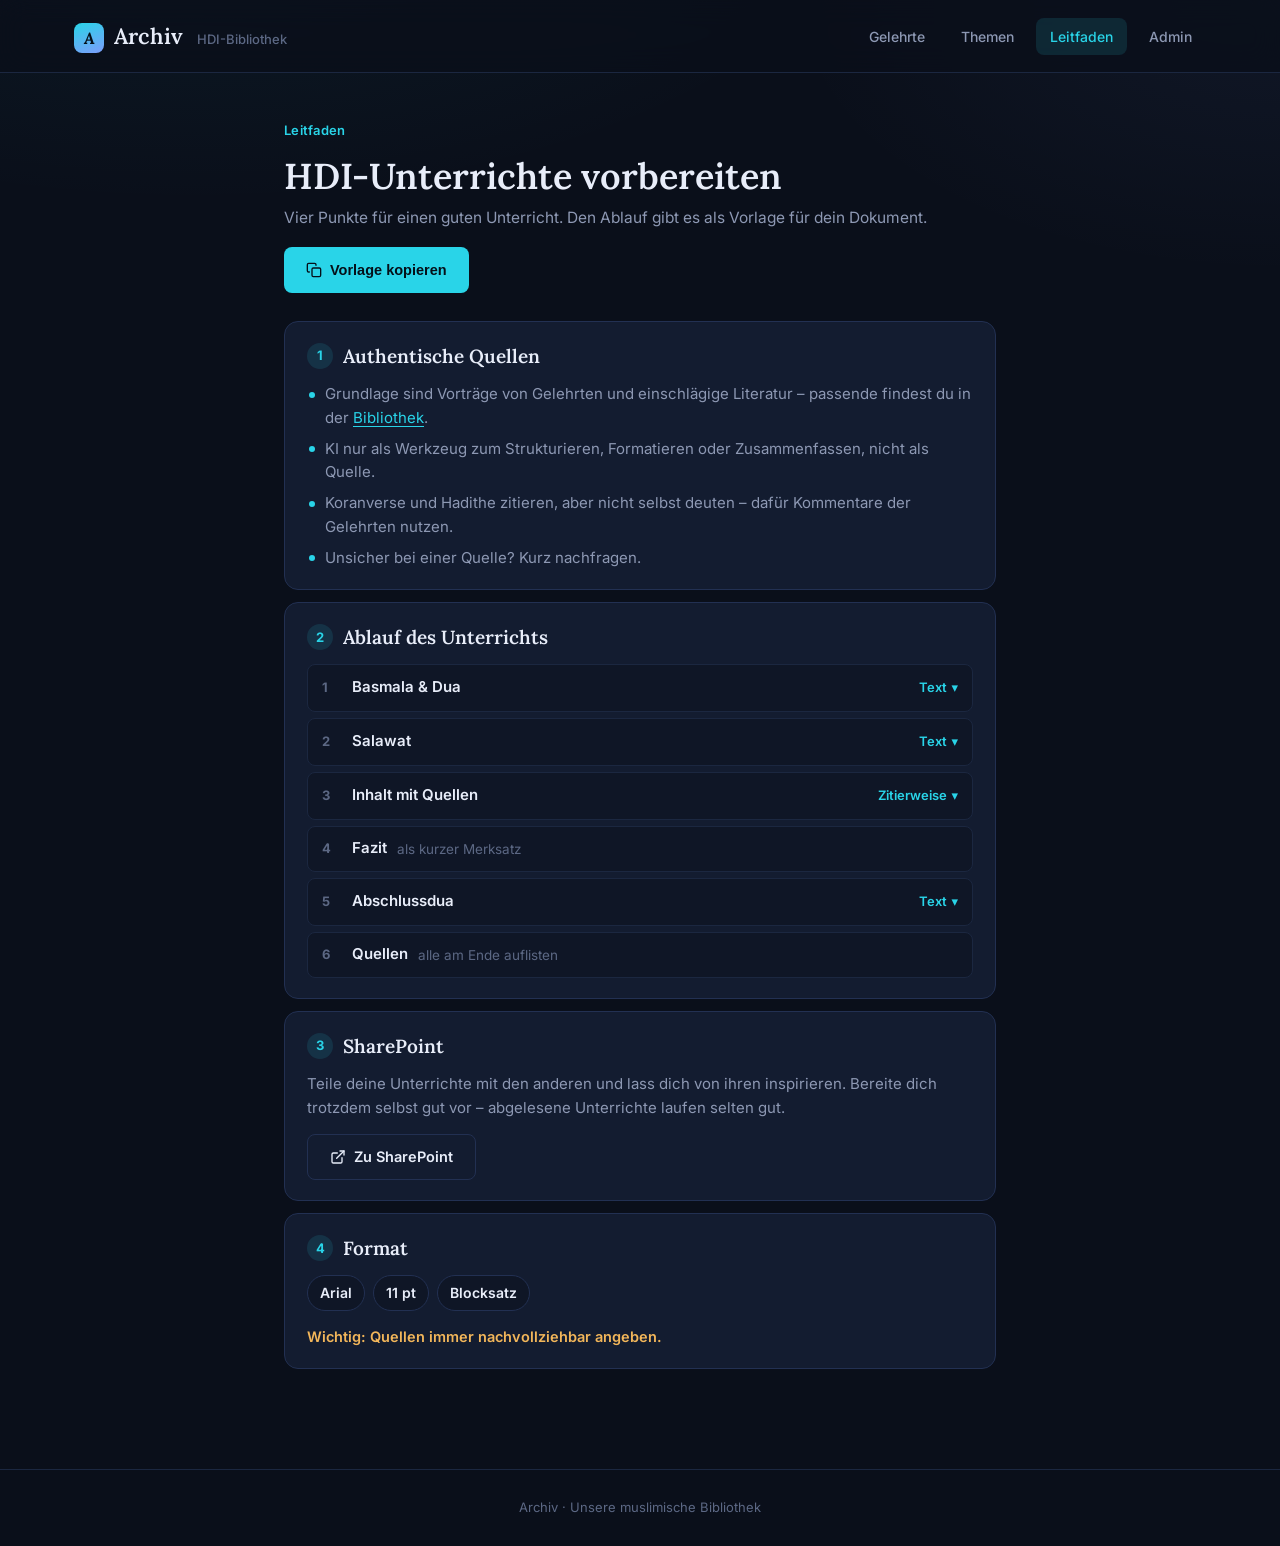
<file: leitfaden.html>
<!DOCTYPE html>
<html lang="de">

<head>
  <meta charset="UTF-8" />
  <meta name="viewport" content="width=device-width, initial-scale=1.0, viewport-fit=cover" />
  <title>Leitfaden — ARCHIV</title>
  <link rel="icon" type="image/svg+xml" href="logo-icon.svg">
  <meta name="description" content="Leitfaden für HDI-Unterrichte: Quellen, Aufbau, SharePoint und Format – kurz zusammengefasst, mit Vorlage zum Kopieren." />
  <link rel="stylesheet" href="style.css" />
  <meta name="theme-color" content="#0a0f1a" />
  <meta property="og:type" content="website" />
  <meta property="og:site_name" content="Archiv · HDI-Bibliothek" />
  <meta property="og:locale" content="de_DE" />
  <meta property="og:title" content="Leitfaden für HDI-Unterrichte" />
  <meta property="og:description" content="Quellen, Aufbau, SharePoint und Format – kurz zusammengefasst, mit Vorlage zum Kopieren." />
  <meta name="twitter:card" content="summary" />
</head>

<body>

  <header class="site-header">
    <div class="container">
      <a class="brand" href="index.html" aria-label="Archiv – zur Startseite">
        <span class="mark" aria-hidden="true">A</span>
        <span class="brand-name">Archiv</span> <small>HDI-Bibliothek</small>
      </a>
      <nav class="nav-links">
        <a href="index.html">Gelehrte</a>
        <a href="themen.html">Themen</a>
        <a href="leitfaden.html" class="active">Leitfaden</a>
        <a href="admin.html">Admin</a>
      </nav>
    </div>
  </header>

  <main class="guide">
    <div class="container guide-wrap">

      <header class="guide-intro">
        <p class="hero-eyebrow">Leitfaden</p>
        <h1>HDI-Unterrichte vorbereiten</h1>
        <p>Vier Punkte für einen guten Unterricht. Den Ablauf gibt es als Vorlage für dein Dokument.</p>
        <button type="button" class="btn" data-action="copy-template">
          <svg viewBox="0 0 24 24" width="16" height="16" fill="none" stroke="currentColor" stroke-width="2" stroke-linecap="round" stroke-linejoin="round" aria-hidden="true"><rect x="9" y="9" width="13" height="13" rx="2" ry="2"></rect><path d="M5 15H4a2 2 0 0 1-2-2V4a2 2 0 0 1 2-2h9a2 2 0 0 1 2 2v1"></path></svg>
          <span class="btn-label">Vorlage kopieren</span>
        </button>
      </header>

      <!-- 1. Quellen -->
      <section class="guide-card" id="quellen">
        <h2><span class="guide-num">1</span>Authentische Quellen</h2>
        <ul class="guide-list">
          <li>Grundlage sind Vorträge von Gelehrten und einschlägige Literatur – passende findest du in der <a href="index.html">Bibliothek</a>.</li>
          <li>KI nur als Werkzeug zum Strukturieren, Formatieren oder Zusammenfassen, nicht als Quelle.</li>
          <li>Koranverse und Hadithe zitieren, aber nicht selbst deuten – dafür Kommentare der Gelehrten nutzen.</li>
          <li>Unsicher bei einer Quelle? Kurz nachfragen.</li>
        </ul>
      </section>

      <!-- 2. Aufbau -->
      <section class="guide-card" id="aufbau">
        <h2><span class="guide-num">2</span>Ablauf des Unterrichts</h2>
        <ol class="steps">
          <li>
            <details class="step">
              <summary><span class="step-name">Basmala &amp; Dua</span><span class="step-more">Text</span></summary>
              <div class="recite">
                <p class="recite-text" id="dua-eroeffnung">A’udhu billahi min asch-Schaytanir-radschim. Bismillahir-rahmanir-rahim.
Rabbi schrahli sadri, wa jassirli amri, wahlul uqdatan min lissani, jafqahu qawli</p>
                <button type="button" class="copy-btn" data-copy="dua-eroeffnung"><span class="copy-label">Kopieren</span></button>
              </div>
            </details>
          </li>
          <li>
            <details class="step">
              <summary><span class="step-name">Salawat</span><span class="step-more">Text</span></summary>
              <div class="recite">
                <p class="recite-text" id="dua-salawat">Allahumma Salli 'ala Muhammadin wa 'ala aali Muhammadin, kama sallaita 'ala Ibrahima wa 'ala aali Ibrahima innaka Hamidum-Majeed. Allahumma barik 'ala Muhammadin wa 'ala aali Muhammadin kama barakta 'ala Ibrahima wa 'ala aali Ibrahima innaka Hameedum-Majeed.</p>
                <button type="button" class="copy-btn" data-copy="dua-salawat"><span class="copy-label">Kopieren</span></button>
              </div>
            </details>
          </li>
          <li>
            <details class="step">
              <summary><span class="step-name">Inhalt mit Quellen</span><span class="step-more">Zitierweise</span></summary>
              <div class="step-body">
                <p>Verse, Hadithe und Kommentare jeweils mit Quelle:</p>
                <p class="cite"><code>„…“ (2:286)</code> Koranvers</p>
                <p class="cite"><code>„…“ (Tirmidhi 1234)</code> Hadith</p>
                <p class="cite"><code>„…“ (Vortrag, Buch, YouTube …)</code> Kommentar</p>
              </div>
            </details>
          </li>
          <li>
            <div class="step step-plain">
              <span class="step-name">Fazit</span><span class="step-hint">als kurzer Merksatz</span>
            </div>
          </li>
          <li>
            <details class="step">
              <summary><span class="step-name">Abschlussdua</span><span class="step-more">Text</span></summary>
              <div class="recite">
                <p class="recite-text" id="dua-abschluss">Subhaanaka Allahumma wa bihamdik, asch-hadu an la ilaha illa Ant, astaghfiruka wa atubu ilayk.</p>
                <button type="button" class="copy-btn" data-copy="dua-abschluss"><span class="copy-label">Kopieren</span></button>
              </div>
            </details>
          </li>
          <li>
            <div class="step step-plain">
              <span class="step-name">Quellen</span><span class="step-hint">alle am Ende auflisten</span>
            </div>
          </li>
        </ol>
      </section>

      <!-- 3. SharePoint -->
      <section class="guide-card" id="sharepoint">
        <h2><span class="guide-num">3</span>SharePoint</h2>
        <p>Teile deine Unterrichte mit den anderen und lass dich von ihren inspirieren. Bereite dich trotzdem selbst gut vor – abgelesene Unterrichte laufen selten gut.</p>
        <!-- ▼ Hier den SharePoint-Link eintragen (zwischen die Anführungszeichen bei href) ▼ -->
        <a class="btn secondary" id="sharepoint-link" href="https://hausdesislamev.sharepoint.com/:f:/s/HDI-Dokumente/IgClnhYvUFE8RplV9jpar2eBAXbcaB6_vROZLrrMIdDWMi4?e=DdNK9a" target="_blank" rel="noopener noreferrer">
          <svg viewBox="0 0 24 24" width="16" height="16" fill="none" stroke="currentColor" stroke-width="2" stroke-linecap="round" stroke-linejoin="round" aria-hidden="true"><path d="M18 13v6a2 2 0 0 1-2 2H5a2 2 0 0 1-2-2V8a2 2 0 0 1 2-2h6"></path><polyline points="15 3 21 3 21 9"></polyline><line x1="10" y1="14" x2="21" y2="3"></line></svg>
          Zu SharePoint
        </a>
      </section>

      <!-- 4. Format -->
      <section class="guide-card" id="formatierung">
        <h2><span class="guide-num">4</span>Format</h2>
        <p class="format-line"><span>Arial</span><span>11 pt</span><span>Blocksatz</span></p>
        <p class="guide-note">Wichtig: Quellen immer nachvollziehbar angeben.</p>
      </section>

    </div>
  </main>

  <div class="toast" id="toast" role="status"></div>

  <footer class="site-footer">
    <div class="container">
      Archiv · Unsere muslimische Bibliothek
    </div>
  </footer>

  <script src="app.js"></script>
</body>

</html>
</file>
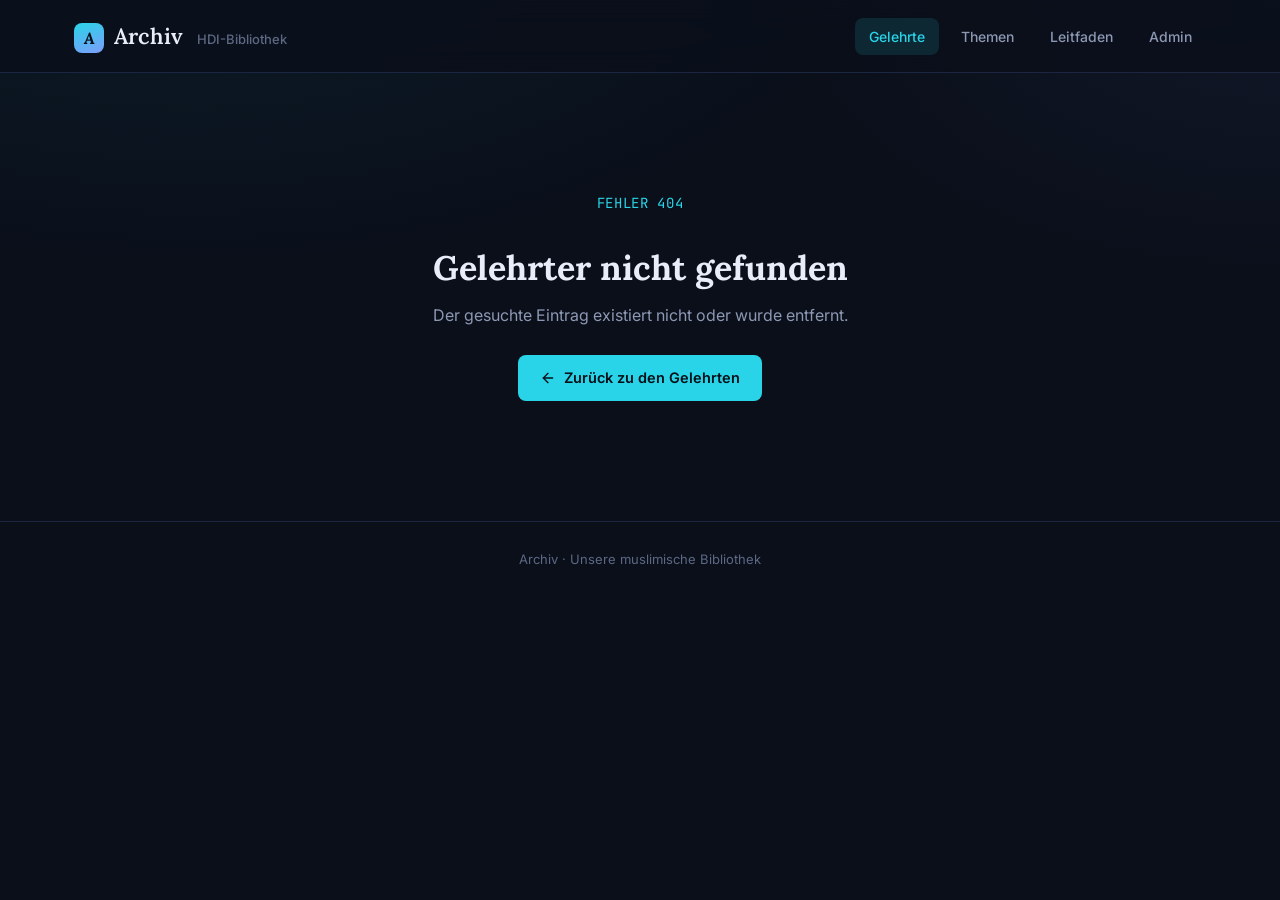
<file: profile.html>
<!DOCTYPE html>
<html lang="de">

<head>
  <meta charset="UTF-8" />
  <meta name="viewport" content="width=device-width, initial-scale=1.0, viewport-fit=cover" />
  <title>Gelehrter — ARCHIV</title>
  <link rel="icon" type="image/svg+xml" href="logo-icon.svg">
  <link rel="stylesheet" href="style.css" />
  <meta name="theme-color" content="#0a0f1a" />
  <meta property="og:type" content="website" />
  <meta property="og:site_name" content="Archiv · HDI-Bibliothek" />
  <meta property="og:locale" content="de_DE" />
  <meta property="og:title" content="Gelehrter – Archiv · HDI-Bibliothek" />
  <meta property="og:description" content="Videos und Bücher dieses Gelehrten aus der HDI-Bibliothek." />
  <meta name="twitter:card" content="summary" />
</head>

<body>

  <header class="site-header">
    <div class="container">
      <a class="brand" href="index.html" aria-label="Archiv – zur Startseite">
        <span class="mark" aria-hidden="true">A</span>
        <span class="brand-name">Archiv</span> <small>HDI-Bibliothek</small>
      </a>
      <nav class="nav-links">
        <a href="index.html" class="active">Gelehrte</a>
        <a href="themen.html">Themen</a>
        <a href="leitfaden.html">Leitfaden</a>
        <a href="admin.html">Admin</a>
      </nav>
    </div>
  </header>

  <!-- Lade-Zustand -->
  <div id="loading-state" class="not-found">
    <p class="code">LADEN …</p>
    <h1>Profil wird geladen</h1>
    <p>Einen Moment bitte.</p>
  </div>

  <!-- Fehler-Zustand -->
  <div id="not-found-state" class="not-found" style="display:none;">
    <p class="code">FEHLER 404</p>
    <h1>Gelehrter nicht gefunden</h1>
    <p>Der gesuchte Eintrag existiert nicht oder wurde entfernt.</p>
    <a class="btn" href="index.html">
      <svg viewBox="0 0 24 24" fill="none" stroke="currentColor" stroke-width="2" stroke-linecap="round" stroke-linejoin="round" width="16" height="16" aria-hidden="true"><line x1="19" y1="12" x2="5" y2="12"></line><polyline points="12 19 5 12 12 5"></polyline></svg>
      Zurück zu den Gelehrten
    </a>
  </div>

  <!-- Profil-Inhalt -->
  <div id="profile-content" style="display:none;">

    <section class="profile-hero">
      <div class="container">
        <a class="back-link" href="index.html">
          <svg viewBox="0 0 24 24" fill="none" stroke="currentColor" stroke-width="2" stroke-linecap="round" stroke-linejoin="round" aria-hidden="true"><line x1="19" y1="12" x2="5" y2="12"></line><polyline points="12 19 5 12 12 5"></polyline></svg>
          Zurück zu den Gelehrten
        </a>
        <div class="profile-head">
          <div>
            <h1 id="profile-name"></h1>
            <p class="spez" id="profile-spez"></p>
            <div class="topic-list">
              <span class="badge lang" id="profile-lang-badge"></span>
              <span id="profile-topics" style="display:contents;"></span>
            </div>
          </div>
          <button type="button" id="profile-share" class="share-btn" title="Link zu diesem Gelehrten teilen">
            <svg viewBox="0 0 24 24" fill="none" stroke="currentColor" stroke-width="2" stroke-linecap="round" stroke-linejoin="round" aria-hidden="true"><circle cx="18" cy="5" r="3"></circle><circle cx="6" cy="12" r="3"></circle><circle cx="18" cy="19" r="3"></circle><line x1="8.59" y1="13.51" x2="15.42" y2="17.49"></line><line x1="15.41" y1="6.51" x2="8.59" y2="10.49"></line></svg>
            <span class="share-label">Link teilen</span>
          </button>
        </div>
      </div>
    </section>

    <section class="profile-body">
      <div class="container">
        <div class="profile-grid">

          <div class="col-main">
            <div class="panel" id="note-panel">
              <h2>
                <svg viewBox="0 0 24 24" fill="none" stroke="currentColor" stroke-width="2" stroke-linecap="round" stroke-linejoin="round" aria-hidden="true"><path d="M12 20h9"></path><path d="M16.5 3.5a2.121 2.121 0 0 1 3 3L7 19l-4 1 1-4L16.5 3.5z"></path></svg>
                Anmerkung
              </h2>
              <p class="note-text" id="profile-note"></p>
            </div>

            <div class="panel" id="videos-panel">
              <h2>
                <svg viewBox="0 0 24 24" fill="none" stroke="currentColor" stroke-width="2" stroke-linecap="round" stroke-linejoin="round" aria-hidden="true"><polygon points="23 7 16 12 23 17 23 7"></polygon><rect x="1" y="5" width="15" height="14" rx="2" ry="2"></rect></svg>
                Videos
              </h2>
              <ul class="resource-list" id="profile-videos"></ul>
            </div>
          </div>

          <div class="col-side">
            <div class="panel" id="buecher-panel">
              <h2>
                <svg viewBox="0 0 24 24" fill="none" stroke="currentColor" stroke-width="2" stroke-linecap="round" stroke-linejoin="round" aria-hidden="true"><path d="M4 19.5A2.5 2.5 0 0 1 6.5 17H20"></path><path d="M6.5 2H20v20H6.5A2.5 2.5 0 0 1 4 19.5v-15A2.5 2.5 0 0 1 6.5 2z"></path></svg>
                Bücher &amp; Quellen
              </h2>
              <ul class="resource-list" id="profile-buecher"></ul>
            </div>
          </div>

        </div>
      </div>
    </section>

  </div>

  <footer class="site-footer">
    <div class="container">
      Archiv · Unsere muslimische Bibliothek
    </div>
  </footer>

  <script src="app.js"></script>
</body>

</html>
</file>
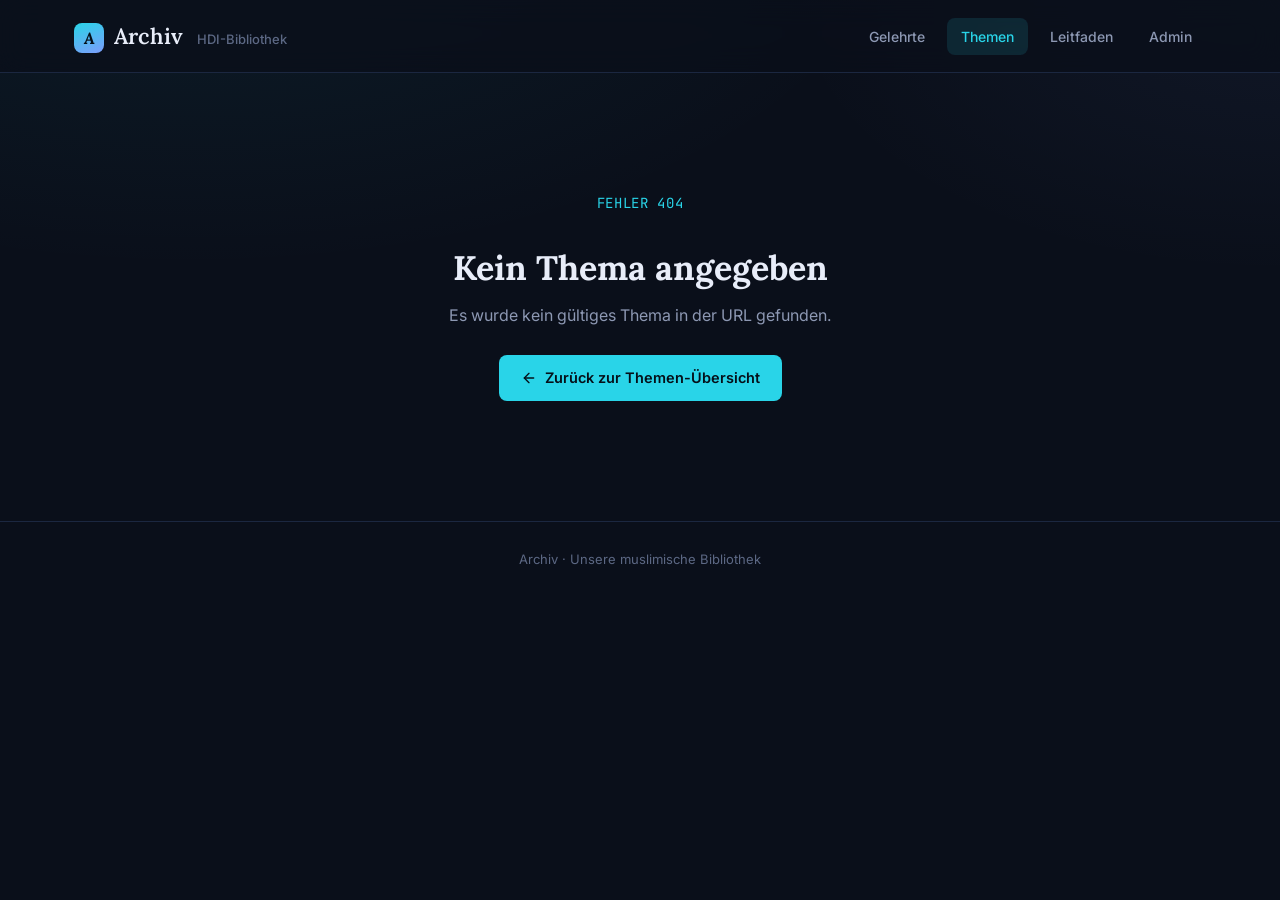
<file: thema.html>
<!DOCTYPE html>
<html lang="de">

<head>
  <meta charset="UTF-8" />
  <meta name="viewport" content="width=device-width, initial-scale=1.0, viewport-fit=cover" />
  <title>Thema — ARCHIV</title>
  <link rel="icon" type="image/svg+xml" href="logo-icon.svg">
  <link rel="stylesheet" href="style.css" />
  <meta name="theme-color" content="#0a0f1a" />
  <meta property="og:type" content="website" />
  <meta property="og:site_name" content="Archiv · HDI-Bibliothek" />
  <meta property="og:locale" content="de_DE" />
  <meta property="og:title" content="Thema – Archiv · HDI-Bibliothek" />
  <meta property="og:description" content="Videos, Bücher und Gelehrte zu diesem Thema aus der HDI-Bibliothek." />
  <meta name="twitter:card" content="summary" />
</head>

<body>

  <header class="site-header">
    <div class="container">
      <a class="brand" href="index.html" aria-label="Archiv – zur Startseite">
        <span class="mark" aria-hidden="true">A</span>
        <span class="brand-name">Archiv</span> <small>HDI-Bibliothek</small>
      </a>
      <nav class="nav-links">
        <a href="index.html">Gelehrte</a>
        <a href="themen.html" class="active">Themen</a>
        <a href="leitfaden.html">Leitfaden</a>
        <a href="admin.html">Admin</a>
      </nav>
    </div>
  </header>

  <!-- Lade-Zustand -->
  <div id="thema-loading-state" class="not-found">
    <p class="code">LADEN …</p>
    <h1>Thema wird geladen</h1>
    <p>Einen Moment bitte.</p>
  </div>

  <!-- Fehler-Zustand: kein Thema in der URL / Daten nicht ladbar -->
  <div id="thema-not-found-state" class="not-found" style="display:none;">
    <p class="code">FEHLER 404</p>
    <h1>Kein Thema angegeben</h1>
    <p>Es wurde kein gültiges Thema in der URL gefunden.</p>
    <a class="btn" href="themen.html">
      <svg viewBox="0 0 24 24" fill="none" stroke="currentColor" stroke-width="2" stroke-linecap="round" stroke-linejoin="round" width="16" height="16" aria-hidden="true"><line x1="19" y1="12" x2="5" y2="12"></line><polyline points="12 19 5 12 12 5"></polyline></svg>
      Zurück zur Themen-Übersicht
    </a>
  </div>

  <!-- Leer-Zustand: gültiges Thema, aber keine Treffer -->
  <div id="thema-empty-state" class="not-found" style="display:none;">
    <p class="code">OHNE TREFFER</p>
    <h1>Noch keine Einträge zu diesem Thema</h1>
    <p>Es sind noch keine Videos oder Bücher mit diesem Thema verknüpft.</p>
    <a class="btn" href="themen.html">
      <svg viewBox="0 0 24 24" fill="none" stroke="currentColor" stroke-width="2" stroke-linecap="round" stroke-linejoin="round" width="16" height="16" aria-hidden="true"><line x1="19" y1="12" x2="5" y2="12"></line><polyline points="12 19 5 12 12 5"></polyline></svg>
      Zurück zur Themen-Übersicht
    </a>
  </div>

  <!-- Themen-Inhalt -->
  <div id="thema-content" style="display:none;">

    <section class="thema-hero">
      <div class="container">
        <a class="back-link" href="themen.html">
          <svg viewBox="0 0 24 24" fill="none" stroke="currentColor" stroke-width="2" stroke-linecap="round" stroke-linejoin="round" aria-hidden="true"><line x1="19" y1="12" x2="5" y2="12"></line><polyline points="12 19 5 12 12 5"></polyline></svg>
          Zurück zur Themen-Übersicht
        </a>
        <p class="hero-eyebrow" id="thema-eyebrow">Thema</p>
        <h1 id="thema-title"></h1>
        <p class="thema-desc" id="thema-desc" hidden></p>
        <p id="thema-summary" aria-live="polite"></p>

        <div class="filters-row thema-filters">
          <div class="filter-fields">
            <select id="thema-filter-lang" class="filter-select" aria-label="Sprache"></select>
            <select id="thema-filter-format" class="filter-select" aria-label="Format"></select>
            <select id="thema-filter-niveau" class="filter-select" aria-label="Niveau"></select>
          </div>
          <div class="filter-actions">
            <button type="button" id="thema-clear" class="clear-filters" hidden>Zurücksetzen</button>
            <button type="button" id="thema-share" class="share-btn" title="Link zu diesem Thema teilen">
              <svg viewBox="0 0 24 24" fill="none" stroke="currentColor" stroke-width="2" stroke-linecap="round" stroke-linejoin="round" aria-hidden="true"><circle cx="18" cy="5" r="3"></circle><circle cx="6" cy="12" r="3"></circle><circle cx="18" cy="19" r="3"></circle><line x1="8.59" y1="13.51" x2="15.42" y2="17.49"></line><line x1="15.41" y1="6.51" x2="8.59" y2="10.49"></line></svg>
              <span class="share-label">Link teilen</span>
            </button>
          </div>
        </div>
      </div>
    </section>

    <section class="thema-body">
      <div class="container">

        <div class="empty-state" id="thema-filter-empty" hidden>
          <h3>Keine Einträge mit diesen Filtern</h3>
          <p>Setze die Filter zurück, um alle Einträge zu diesem Thema zu sehen.</p>
        </div>

        <div class="panel" id="thema-professoren-panel">
          <h2>
            <svg viewBox="0 0 24 24" fill="none" stroke="currentColor" stroke-width="2" stroke-linecap="round" stroke-linejoin="round" aria-hidden="true"><path d="M17 21v-2a4 4 0 0 0-4-4H5a4 4 0 0 0-4 4v2"></path><circle cx="9" cy="7" r="4"></circle><path d="M23 21v-2a4 4 0 0 0-3-3.87"></path><path d="M16 3.13a4 4 0 0 1 0 7.75"></path></svg>
            Gelehrte zu diesem Thema
          </h2>
          <div class="theme-prof-grid" id="thema-professoren"></div>
        </div>

        <div class="panel" id="thema-videos-panel">
          <h2>
            <svg viewBox="0 0 24 24" fill="none" stroke="currentColor" stroke-width="2" stroke-linecap="round" stroke-linejoin="round" aria-hidden="true"><polygon points="23 7 16 12 23 17 23 7"></polygon><rect x="1" y="5" width="15" height="14" rx="2" ry="2"></rect></svg>
            Videos zu diesem Thema
          </h2>
          <ul class="resource-list" id="thema-videos"></ul>
        </div>

        <div class="panel" id="thema-buecher-panel">
          <h2>
            <svg viewBox="0 0 24 24" fill="none" stroke="currentColor" stroke-width="2" stroke-linecap="round" stroke-linejoin="round" aria-hidden="true"><path d="M4 19.5A2.5 2.5 0 0 1 6.5 17H20"></path><path d="M6.5 2H20v20H6.5A2.5 2.5 0 0 1 4 19.5v-15A2.5 2.5 0 0 1 6.5 2z"></path></svg>
            Bücher zu diesem Thema
          </h2>
          <ul class="resource-list" id="thema-buecher"></ul>
        </div>

      </div>
    </section>

  </div>

  <footer class="site-footer">
    <div class="container">
      Archiv · Unsere muslimische Bibliothek
    </div>
  </footer>

  <script src="app.js"></script>
</body>

</html>
</file>
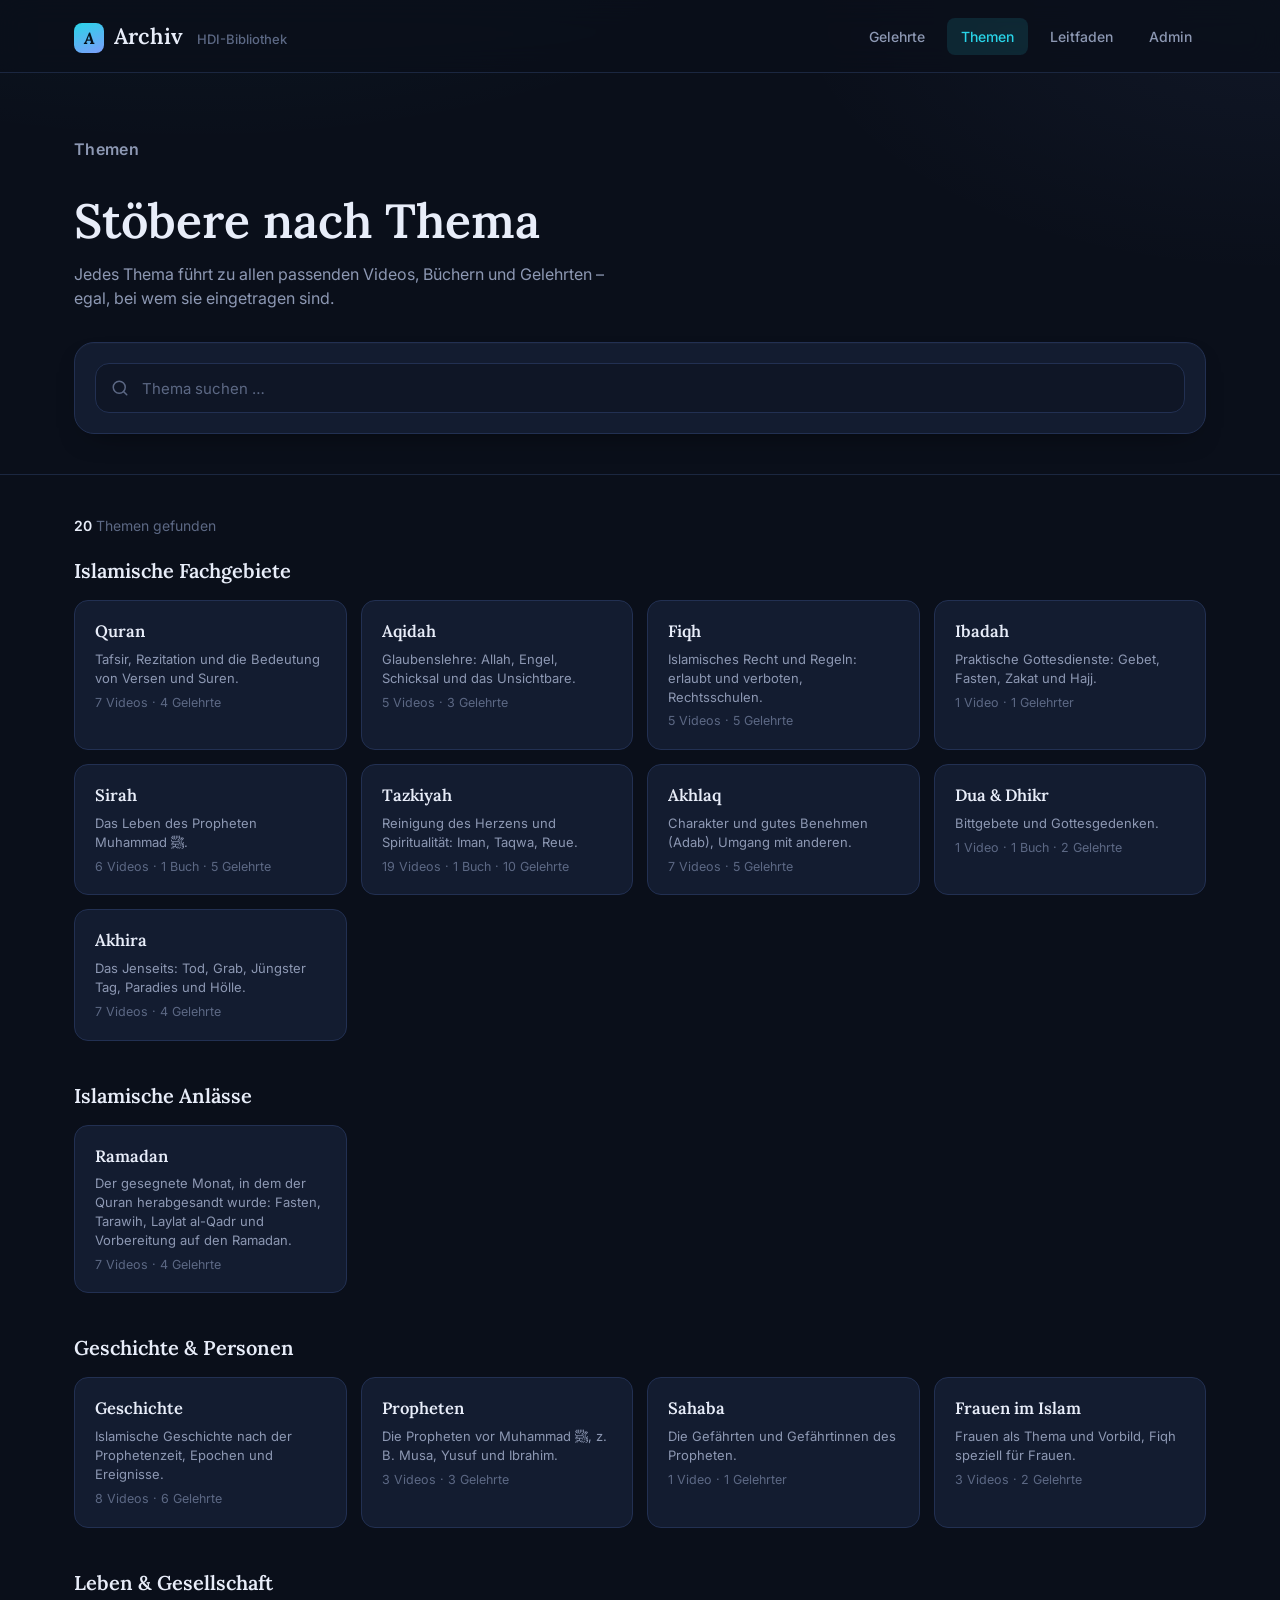
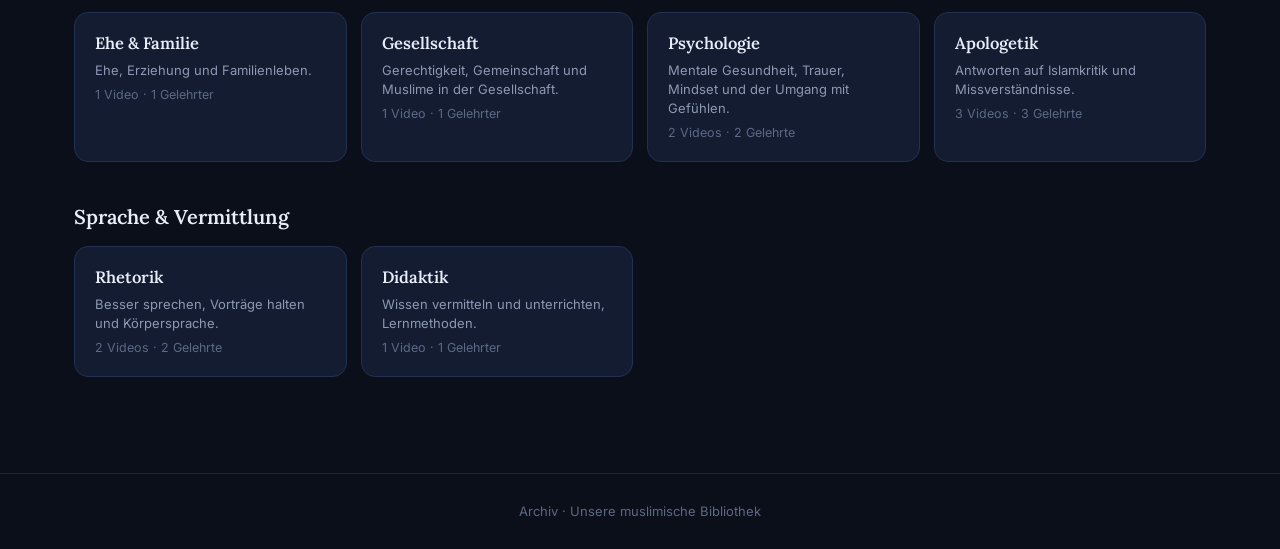
<file: themen.html>
<!DOCTYPE html>
<html lang="de">

<head>
  <meta charset="UTF-8" />
  <meta name="viewport" content="width=device-width, initial-scale=1.0, viewport-fit=cover" />
  <title>Themen — ARCHIV</title>
  <link rel="icon" type="image/svg+xml" href="logo-icon.svg">
  <meta name="description" content="Alle Themen der Bibliothek – mit passenden Videos, Büchern und Gelehrten." />
  <link rel="stylesheet" href="style.css" />
  <meta name="theme-color" content="#0a0f1a" />
  <meta property="og:type" content="website" />
  <meta property="og:site_name" content="Archiv · HDI-Bibliothek" />
  <meta property="og:locale" content="de_DE" />
  <meta property="og:title" content="Themen – Archiv · HDI-Bibliothek" />
  <meta property="og:description" content="Alle Themen der Bibliothek, von Quran und Sirah bis Ehe &amp; Familie – mit passenden Videos und Büchern." />
  <meta name="twitter:card" content="summary" />
</head>

<body>

  <header class="site-header">
    <div class="container">
      <a class="brand" href="index.html" aria-label="Archiv – zur Startseite">
        <span class="mark" aria-hidden="true">A</span>
        <span class="brand-name">Archiv</span> <small>HDI-Bibliothek</small>
      </a>
      <nav class="nav-links">
        <a href="index.html">Gelehrte</a>
        <a href="themen.html" class="active">Themen</a>
        <a href="leitfaden.html">Leitfaden</a>
        <a href="admin.html">Admin</a>
      </nav>
    </div>
  </header>

  <section class="hero">
    <div class="container">
      <p class="hero-eyebrow">Themen</p>
      <h1>Stöbere nach Thema</h1>
      <p>Jedes Thema führt zu allen passenden Videos, Büchern und Gelehrten – egal, bei wem sie eingetragen sind.</p>

      <div class="search-panel">
        <div class="search-row">
          <div class="search-input-wrap">
            <svg viewBox="0 0 24 24" fill="none" stroke="currentColor" stroke-width="2" stroke-linecap="round" stroke-linejoin="round" aria-hidden="true">
              <circle cx="11" cy="11" r="8"></circle>
              <line x1="21" y1="21" x2="16.65" y2="16.65"></line>
            </svg>
            <input type="search" enterkeyhint="search" id="themen-search" class="search-field" placeholder="Thema suchen …" autocomplete="off" aria-label="Thema suchen" />
          </div>
        </div>
      </div>
    </div>
  </section>

  <section class="results-section">
    <div class="container">
      <div class="results-meta">
        <span aria-live="polite"><strong id="themen-count">0</strong> Themen gefunden</span>
      </div>
      <div id="themen-groups">
        <!-- Themen-Gruppen werden von app.js gerendert -->
      </div>
    </div>
  </section>

  <footer class="site-footer">
    <div class="container">
      Archiv · Unsere muslimische Bibliothek
    </div>
  </footer>

  <script src="app.js"></script>
</body>

</html>
</file>
<file: style.css>
/* =========================================================
   ARCHIV — Web-Bibliothekssystem
   Zentrales Stylesheet
   ========================================================= */

@import url('https://fonts.googleapis.com/css2?family=Lora:ital,wght@0,500;0,600;0,700;1,500&family=Inter:wght@400;500;600;700&family=JetBrains+Mono:wght@400;500&display=swap');

:root{
  /* Farben */
  --bg: #0a0f1a;
  --bg-elevated: #0f1626;
  --bg-card: #131c30;
  --bg-card-hover: #172742;
  --border: #223052;
  --border-soft: #1b2740;

  --text: #e8edf9;
  --text-muted: #8d98b3;
  --text-faint: #5c6884;

  --accent: #29d4e8;
  --accent-soft: rgba(41, 212, 232, 0.12);
  --accent-strong: #5be3f2;
  --accent-2: #7c9dfb;

  --danger: #f4715c;
  --danger-soft: rgba(244, 113, 92, 0.12);

  --radius-sm: 8px;
  --radius-md: 14px;
  --radius-lg: 20px;

  --shadow-card: 0 1px 0 rgba(255,255,255,0.02) inset, 0 12px 30px -18px rgba(0,0,0,0.7);
  --font-display: 'Lora', 'Georgia', serif;
  --font-body: 'Inter', system-ui, -apple-system, sans-serif;
  --font-mono: 'JetBrains Mono', ui-monospace, monospace;
}

*, *::before, *::after{ box-sizing: border-box; }

/* "hidden" muss auch Elemente mit eigenem display-Wert (flex, grid …) ausblenden */
[hidden]{ display: none !important; }

html{ color-scheme: dark; }

body{
  margin: 0;
  background:
    radial-gradient(1200px 600px at 15% -10%, rgba(41,212,232,0.07), transparent 60%),
    radial-gradient(900px 500px at 100% 0%, rgba(124,157,251,0.06), transparent 55%),
    var(--bg);
  color: var(--text);
  font-family: var(--font-body);
  line-height: 1.5;
  -webkit-font-smoothing: antialiased;
  min-height: 100vh;
}

a{ color: inherit; text-decoration: none; }

img{ max-width: 100%; display: block; }

::selection{ background: var(--accent-soft); color: var(--text); }

/* Fokus-Sichtbarkeit für Barrierefreiheit */
a:focus-visible,
button:focus-visible,
input:focus-visible,
select:focus-visible,
textarea:focus-visible{
  outline: 2px solid var(--accent);
  outline-offset: 2px;
  border-radius: 4px;
}

@media (prefers-reduced-motion: reduce){
  *{ animation-duration: 0.001ms !important; transition-duration: 0.001ms !important; }
}

/* ---------- Layout-Hilfen ---------- */
.container{
  width: 100%;
  max-width: 1180px;
  margin: 0 auto;
  padding: 0 24px;
}

/* ---------- Kopfzeile ---------- */
.site-header{
  position: sticky;
  top: 0;
  z-index: 50;
  background: rgba(10, 15, 26, 0.82);
  backdrop-filter: blur(14px);
  border-bottom: 1px solid var(--border-soft);
}

.site-header .container{
  display: flex;
  align-items: center;
  justify-content: space-between;
  height: 72px;
}

.brand{
  display: flex;
  align-items: baseline;
  gap: 10px;
  font-family: var(--font-display);
  font-size: 22px;
  font-weight: 600;
  color: var(--text);
}

.brand .mark{
  width: 30px;
  height: 30px;
  border-radius: 8px;
  background: linear-gradient(160deg, var(--accent), var(--accent-2));
  display: inline-flex;
  align-items: center;
  justify-content: center;
  font-family: var(--font-display);
  font-style: italic;
  font-weight: 700;
  color: #051019;
  font-size: 16px;
}

.brand small{
  font-family: var(--font-body);
  font-size: 13px;
  font-weight: 500;
  color: var(--text-faint);
  margin-left: 4px;
}

.nav-links{
  display: flex;
  gap: 8px;
}

.nav-links a{
  padding: 8px 14px;
  border-radius: var(--radius-sm);
  font-size: 14px;
  font-weight: 500;
  color: var(--text-muted);
  transition: color .15s ease, background-color .15s ease;
}

.nav-links a:hover{
  color: var(--text);
  background: var(--bg-card);
}

.nav-links a.active{
  color: var(--accent);
  background: var(--accent-soft);
}

/* ---------- Hero / Suchbereich ---------- */
.hero{
  padding: 64px 0 40px;
  border-bottom: 1px solid var(--border-soft);
}

.hero-eyebrow{
  color: var(--accent);
  font-size: 13px;
  font-weight: 600;
  letter-spacing: 0.02em;
  margin: 0 0 14px;
}

.hero h1{
  font-family: var(--font-display);
  font-size: clamp(32px, 4.4vw, 48px);
  line-height: 1.15;
  margin: 0 0 14px;
  max-width: 16ch;
  font-weight: 600;
}

.hero p{
  color: var(--text-muted);
  font-size: 16px;
  max-width: 56ch;
  margin: 0 0 32px;
}

.search-panel{
  background: var(--bg-card);
  border: 1px solid var(--border);
  border-radius: var(--radius-lg);
  padding: 20px;
  box-shadow: var(--shadow-card);
}

.search-row{
  display: flex;
  gap: 12px;
}

.search-input-wrap{
  position: relative;
  flex: 1;
}

.search-input-wrap svg{
  position: absolute;
  left: 16px;
  top: 50%;
  transform: translateY(-50%);
  width: 18px;
  height: 18px;
  color: var(--text-faint);
  pointer-events: none;
}

.search-field{
  width: 100%;
  height: 50px;
  padding: 0 16px 0 46px;
  border-radius: var(--radius-md);
  border: 1px solid var(--border);
  background: var(--bg-elevated);
  color: var(--text);
  font-size: 15px;
  font-family: var(--font-body);
}

.search-field::placeholder{ color: var(--text-faint); }

.search-field:focus{
  border-color: var(--accent);
}

.filters-row{
  display: flex;
  flex-wrap: wrap;
  gap: 10px;
  margin-top: 16px;
}

.filter-select{
  height: 44px;
  padding: 0 36px 0 14px;
  border-radius: var(--radius-sm);
  border: 1px solid var(--border);
  background: var(--bg-elevated);
  color: var(--text-muted);
  font-size: 14px;
  font-family: var(--font-body);
  appearance: none;
  background-image: url("data:image/svg+xml,%3Csvg xmlns='http://www.w3.org/2000/svg' width='16' height='16' viewBox='0 0 24 24' fill='none' stroke='%238d98b3' stroke-width='2' stroke-linecap='round' stroke-linejoin='round'%3E%3Cpolyline points='6 9 12 15 18 9'%3E%3C/polyline%3E%3C/svg%3E");
  background-repeat: no-repeat;
  background-position: right 12px center;
  cursor: pointer;
}

.filter-select:focus{ border-color: var(--accent); color: var(--text); }

.clear-filters{
  height: 44px;
  padding: 0 16px;
  border-radius: var(--radius-sm);
  border: 1px solid transparent;
  background: transparent;
  color: var(--text-faint);
  font-size: 14px;
  cursor: pointer;
  transition: color .15s ease, border-color .15s ease;
}

.clear-filters:hover{ color: var(--danger); border-color: var(--danger-soft); }

/* ---------- Ergebnis-Bereich ---------- */
.results-section{ padding: 40px 0 96px; }

.results-meta{
  display: flex;
  align-items: center;
  justify-content: space-between;
  margin-bottom: 20px;
  color: var(--text-faint);
  font-size: 14px;
}

.results-meta strong{ color: var(--text); font-weight: 600; }

.card-grid{
  display: grid;
  grid-template-columns: repeat(auto-fill, minmax(300px, 1fr));
  gap: 18px;
}

.prof-card{
  position: relative;
  background: var(--bg-card);
  border: 1px solid var(--border);
  border-left: 3px solid var(--accent);
  border-radius: var(--radius-md);
  padding: 22px;
  display: flex;
  flex-direction: column;
  gap: 12px;
  transition: transform .18s ease, border-color .18s ease, box-shadow .18s ease;
}

.prof-card:hover{
  transform: translateY(-3px);
  border-color: var(--border);
  box-shadow: 0 18px 34px -20px rgba(41, 212, 232, 0.25);
}

.prof-card h3{
  font-family: var(--font-display);
  font-size: 19px;
  font-weight: 600;
  margin: 0;
  line-height: 1.3;
}

.prof-card .spez{
  font-size: 13.5px;
  color: var(--accent-2);
  font-weight: 500;
  margin: -6px 0 0;
}

.badge-row{
  display: flex;
  flex-wrap: wrap;
  gap: 6px;
}

.badge{
  display: inline-flex;
  align-items: center;
  padding: 4px 10px;
  border-radius: 999px;
  font-size: 12px;
  font-weight: 500;
  background: var(--bg-elevated);
  border: 1px solid var(--border-soft);
  color: var(--text-muted);
}

.badge.lang{
  background: var(--accent-soft);
  color: var(--accent-strong);
  border-color: transparent;
}

/* Themen-Badges sind jetzt echte Links (thema.html) */
a.badge{
  cursor: pointer;
  transition: border-color .15s ease, color .15s ease, background-color .15s ease;
}

a.badge:hover{
  border-color: var(--accent);
  color: var(--accent-strong);
}

.badge-sm{
  font-size: 11px;
  padding: 3px 9px;
}

.badge.prof-tag{
  background: var(--bg-card);
  color: var(--text-muted);
}
.badge.prof-tag:hover{ color: var(--accent-strong); }

.prof-card p.excerpt{
  font-size: 13.5px;
  color: var(--text-muted);
  margin: 0;
  display: -webkit-box;
  -webkit-line-clamp: 2;
  -webkit-box-orient: vertical;
  overflow: hidden;
}

.card-footer{
  margin-top: auto;
  display: flex;
  align-items: center;
  justify-content: space-between;
  padding-top: 12px;
  border-top: 1px solid var(--border-soft);
}

.card-footer .stat{
  font-size: 12px;
  color: var(--text-faint);
  display: flex;
  gap: 12px;
}

.card-footer .view-link{
  font-size: 13px;
  font-weight: 600;
  color: var(--accent);
  display: flex;
  align-items: center;
  gap: 4px;
}

.prof-card .view-link svg{ width: 14px; height: 14px; transition: transform .15s ease; }
.prof-card:hover .view-link svg{ transform: translateX(3px); }

.prof-card{ cursor: pointer; }

.card-title-link{ position: relative; z-index: 1; }
.card-title-link:hover{ color: var(--accent-strong); }

.empty-state{
  text-align: center;
  padding: 72px 24px;
  color: var(--text-faint);
  border: 1px dashed var(--border);
  border-radius: var(--radius-lg);
}

.empty-state h3{
  font-family: var(--font-display);
  color: var(--text);
  font-size: 20px;
  margin: 12px 0 6px;
}

/* ---------- Profilseite ---------- */
.profile-hero{
  padding: 56px 0 40px;
  border-bottom: 1px solid var(--border-soft);
}

.back-link{
  display: inline-flex;
  align-items: center;
  gap: 6px;
  font-size: 14px;
  color: var(--text-muted);
  margin-bottom: 24px;
}
.back-link:hover{ color: var(--accent); }
.back-link svg{ width: 16px; height: 16px; }

.profile-head{
  display: flex;
  align-items: flex-start;
  justify-content: space-between;
  gap: 24px;
  flex-wrap: wrap;
}

.profile-head h1{
  font-family: var(--font-display);
  font-size: clamp(28px, 4vw, 40px);
  margin: 0 0 10px;
  font-weight: 600;
}

.profile-head .spez{
  color: var(--accent-2);
  font-size: 16px;
  font-weight: 500;
  margin: 0 0 16px;
}

.topic-list{
  display: flex;
  flex-wrap: wrap;
  gap: 8px;
  margin-top: 4px;
}

.profile-body{ padding: 48px 0 96px; }

.profile-grid{
  display: grid;
  grid-template-columns: 1.4fr 1fr;
  gap: 32px;
}

.panel{
  background: var(--bg-card);
  border: 1px solid var(--border);
  border-radius: var(--radius-lg);
  padding: 28px;
  margin-bottom: 24px;
}

.panel h2{
  font-family: var(--font-display);
  font-size: 20px;
  font-weight: 600;
  margin: 0 0 16px;
  display: flex;
  align-items: center;
  gap: 10px;
}

.panel h2 svg{ width: 18px; height: 18px; color: var(--accent); }

.panel .note-text{
  color: var(--text-muted);
  font-size: 15px;
  line-height: 1.7;
  margin: 0;
}

.resource-list{
  list-style: none;
  margin: 0;
  padding: 0;
  display: flex;
  flex-direction: column;
  gap: 10px;
}

.resource-item{
  border-radius: var(--radius-sm);
  border: 1px solid var(--border-soft);
  background: var(--bg-elevated);
  overflow: hidden;
  transition: border-color .15s ease, box-shadow .15s ease;
}

.resource-main{
  display: flex;
  align-items: center;
  gap: 12px;
  padding: 14px 16px;
}

/* Hover färbt den ganzen Eintrag einheitlich ein – Titelzeile und Tag-Zeile.
   Die Einfärbung liegt als innerer Schatten über dem Hintergrund, damit
   die halbtransparente Akzentfarbe auf dem dunklen Grund gleich aussieht. */
.resource-item:hover,
.resource-item:focus-within{
  border-color: var(--accent);
  box-shadow: inset 0 0 0 100vmax var(--accent-soft);
}

/* Tag-Ränder auf der eingefärbten Fläche sichtbar halten */
.resource-item:hover .badge,
.resource-item:focus-within .badge{
  border-color: rgba(141, 152, 179, 0.35);
}

.resource-item .icon{
  width: 34px;
  height: 34px;
  border-radius: 8px;
  display: flex;
  align-items: center;
  justify-content: center;
  flex-shrink: 0;
  background: var(--bg-card);
  color: var(--accent);
}

.resource-item .icon svg{ width: 17px; height: 17px; }

.resource-item .label{
  font-size: 14.5px;
  font-weight: 500;
  color: var(--text);
  flex: 1;
}

.resource-item .go{
  color: var(--text-faint);
  font-size: 13px;
}

.resource-themes{
  display: flex;
  flex-wrap: wrap;
  gap: 6px;
  /* links bündig mit dem Titel: 16px Rand + 34px Icon + 12px Abstand */
  padding: 2px 16px 16px 62px;
}

.not-found{
  text-align: center;
  padding: 120px 24px;
}

.not-found .code{
  font-family: var(--font-mono);
  color: var(--accent);
  font-size: 14px;
  letter-spacing: 0.05em;
}

.not-found h1{
  font-family: var(--font-display);
  font-size: 34px;
  margin: 12px 0 10px;
}

.not-found p{ color: var(--text-muted); margin: 0 0 28px; }

.btn{
  display: inline-flex;
  align-items: center;
  gap: 8px;
  height: 46px;
  padding: 0 22px;
  border-radius: var(--radius-sm);
  background: var(--accent);
  color: #051019;
  font-weight: 600;
  font-size: 14.5px;
  border: none;
  cursor: pointer;
  transition: filter .15s ease, transform .15s ease;
}

.btn:hover{ filter: brightness(1.08); transform: translateY(-1px); }

.btn.secondary{
  background: transparent;
  border: 1px solid var(--border);
  color: var(--text);
}
.btn.secondary:hover{ border-color: var(--accent); color: var(--accent); }

.btn.danger-outline{
  background: transparent;
  border: 1px solid var(--danger-soft);
  color: var(--danger);
}
.btn.danger-outline:hover{ background: var(--danger-soft); }

/* ---------- Themen-Übersicht (themen.html) ---------- */
.themen-cloud{
  display: grid;
  grid-template-columns: repeat(auto-fill, minmax(220px, 1fr));
  gap: 14px;
}

.theme-tile{
  display: flex;
  flex-direction: column;
  gap: 6px;
  padding: 18px 20px;
  border-radius: var(--radius-md);
  border: 1px solid var(--border);
  background: var(--bg-card);
  transition: transform .15s ease, border-color .15s ease, box-shadow .15s ease;
}

.theme-tile:hover{
  transform: translateY(-2px);
  border-color: var(--accent);
  box-shadow: 0 16px 30px -20px rgba(41, 212, 232, 0.3);
}

.theme-tile-name{
  font-family: var(--font-display);
  font-size: 16.5px;
  font-weight: 600;
  color: var(--text);
}

.theme-tile-meta{
  font-size: 12.5px;
  color: var(--text-faint);
}

/* ---------- Themen-Detailseite (thema.html) ---------- */
.thema-hero{
  padding: 56px 0 32px;
  border-bottom: 1px solid var(--border-soft);
}

.thema-hero h1{
  font-family: var(--font-display);
  font-size: clamp(28px, 4vw, 40px);
  margin: 0 0 8px;
  font-weight: 600;
}

.thema-hero p{
  color: var(--text-faint);
  font-size: 14.5px;
  margin: 0;
}

.thema-body{ padding: 40px 0 96px; }

.theme-prof-grid{
  display: grid;
  grid-template-columns: repeat(auto-fill, minmax(200px, 1fr));
  gap: 12px;
}

.theme-prof-card{
  display: flex;
  flex-direction: column;
  gap: 4px;
  padding: 14px 16px;
  border-radius: var(--radius-sm);
  border: 1px solid var(--border-soft);
  background: var(--bg-elevated);
  transition: border-color .15s ease, background-color .15s ease;
}

.theme-prof-card:hover{
  border-color: var(--accent);
  background: var(--accent-soft);
}

.theme-prof-name{
  font-family: var(--font-display);
  font-weight: 600;
  font-size: 15px;
  color: var(--text);
}

.theme-prof-spez{
  font-size: 12.5px;
  color: var(--accent-2);
}

/* ---------- Admin ---------- */
.admin-body{ padding: 48px 0 96px; }

.admin-grid{
  display: grid;
  grid-template-columns: 1fr 1fr;
  gap: 28px;
  align-items: start;
}

.form-section{
  background: var(--bg-card);
  border: 1px solid var(--border);
  border-radius: var(--radius-lg);
  padding: 28px;
  margin-bottom: 20px;
}

.form-section h2{
  font-family: var(--font-display);
  font-size: 18px;
  margin: 0 0 18px;
  font-weight: 600;
}

.field{ margin-bottom: 16px; }

.field label{
  display: block;
  font-size: 13px;
  font-weight: 600;
  color: var(--text-muted);
  margin-bottom: 6px;
}

.field input[type="text"],
.field input[type="url"],
.field select,
.field textarea,
.input-control{
  width: 100%;
  padding: 11px 14px;
  border-radius: var(--radius-sm);
  border: 1px solid var(--border);
  background: var(--bg-elevated);
  color: var(--text);
  font-size: 14px;
  font-family: var(--font-body);
}

.field textarea{ resize: vertical; min-height: 90px; }

.field input:focus, .field select:focus, .field textarea:focus, .input-control:focus{ border-color: var(--accent); }

.field-hint{ font-size: 12px; color: var(--text-faint); margin-top: 4px; }

/* ---------- Modus-Umschaltung (Tabs) ---------- */
.mode-tabs{
  display: flex;
  gap: 8px;
  margin-bottom: 20px;
}

.mode-tab{
  flex: 1;
  padding: 12px 16px;
  border-radius: var(--radius-sm);
  border: 1px solid var(--border);
  background: var(--bg-card);
  color: var(--text-muted);
  font-size: 13.5px;
  font-weight: 600;
  font-family: var(--font-body);
  cursor: pointer;
  text-align: center;
  transition: border-color .15s ease, background-color .15s ease, color .15s ease;
}

.mode-tab:hover{ border-color: var(--accent); color: var(--text); }

.mode-tab.active{
  background: var(--accent-soft);
  border-color: var(--accent);
  color: var(--accent-strong);
}

.existing-prof-summary{
  margin: -6px 0 4px;
  padding: 12px 14px;
  border: 1px solid var(--border-soft);
  border-radius: var(--radius-sm);
  background: var(--bg-elevated);
  font-size: 13px;
  color: var(--text-muted);
}

.existing-prof-summary:empty{ display: none; }

/* ---------- Dynamische Zeilen (Video/Buch) ---------- */
.dynamic-row{
  border: 1px solid var(--border-soft);
  border-radius: var(--radius-md);
  background: var(--bg-elevated);
  padding: 18px;
  margin-bottom: 16px;
}

.dynamic-row-header{
  display: flex;
  align-items: center;
  justify-content: space-between;
  margin-bottom: 14px;
}

.dynamic-row-kind{
  font-family: var(--font-display);
  font-size: 14.5px;
  font-weight: 600;
  color: var(--text-muted);
}

.dynamic-row .field input[type="text"],
.dynamic-row .field input[type="url"]{
  background: var(--bg-card);
}

/* ---------- Tag-Auswahl (vorgefertigte Themen, schreibgeschützt) ---------- */
.tag-picker{
  display: flex;
  flex-wrap: wrap;
  gap: 8px;
}

.tag-picker-empty{
  font-size: 12.5px;
  color: var(--text-faint);
  font-style: italic;
}

.tag-chip{
  display: inline-flex;
  align-items: center;
  gap: 6px;
  padding: 8px 14px;
  border-radius: 999px;
  border: 1px solid var(--border);
  background: var(--bg-card);
  color: var(--text-muted);
  font-size: 13px;
  font-weight: 500;
  font-family: var(--font-body);
  cursor: pointer;
  transition: border-color .15s ease, background-color .15s ease, color .15s ease;
}

.tag-chip:hover{ border-color: var(--accent); color: var(--text); }

.tag-chip.selected{
  background: var(--accent-soft);
  border-color: var(--accent);
  color: var(--accent-strong);
}

.icon-btn{
  width: 40px;
  height: 40px;
  border-radius: var(--radius-sm);
  border: 1px solid var(--border);
  background: var(--bg-elevated);
  color: var(--text-faint);
  cursor: pointer;
  display: flex;
  align-items: center;
  justify-content: center;
  flex-shrink: 0;
}
.icon-btn:hover{ color: var(--danger); border-color: var(--danger-soft); }

.add-row-btn{
  display: inline-flex;
  align-items: center;
  gap: 6px;
  font-size: 13.5px;
  font-weight: 600;
  color: var(--accent);
  background: none;
  border: 1px dashed var(--border);
  padding: 10px 14px;
  border-radius: var(--radius-sm);
  cursor: pointer;
  width: 100%;
  justify-content: center;
  margin-top: 4px;
}
.add-row-btn:hover{ border-color: var(--accent); background: var(--accent-soft); }

.output-panel{
  position: sticky;
  top: 96px;
}

.output-header{
  display: flex;
  align-items: center;
  justify-content: space-between;
  margin-bottom: 14px;
}

.output-header h2{
  font-family: var(--font-display);
  font-size: 18px;
  margin: 0;
}

pre#json-output{
  background: var(--bg-elevated);
  border: 1px solid var(--border);
  border-radius: var(--radius-md);
  padding: 18px;
  font-family: var(--font-mono);
  font-size: 12.5px;
  line-height: 1.6;
  color: var(--accent-strong);
  overflow-x: auto;
  max-height: 560px;
  overflow-y: auto;
  white-space: pre-wrap;
  word-break: break-word;
}

.toast{
  position: fixed;
  bottom: 28px;
  left: 50%;
  transform: translateX(-50%) translateY(20px);
  background: var(--bg-card);
  border: 1px solid var(--accent);
  color: var(--text);
  padding: 12px 20px;
  border-radius: var(--radius-sm);
  font-size: 14px;
  font-weight: 500;
  opacity: 0;
  pointer-events: none;
  transition: opacity .2s ease, transform .2s ease;
  z-index: 100;
  box-shadow: 0 12px 30px -10px rgba(0,0,0,0.6);
}

.toast.show{
  opacity: 1;
  transform: translateX(-50%) translateY(0);
}

.site-footer{
  border-top: 1px solid var(--border-soft);
  padding: 28px 0;
  color: var(--text-faint);
  font-size: 13px;
  text-align: center;
}

/* ---------- Suche & Ergebnisse (index.html) ---------- */
.filter-select{ flex: 1 1 170px; max-width: 260px; }

.section-title{
  font-family: var(--font-display);
  font-size: 20px;
  font-weight: 600;
  color: var(--text);
  margin: 0;
}

.result-block:not([hidden]) + .result-block{ margin-top: 48px; }

.list-empty{
  padding: 18px;
  border: 1px dashed var(--border);
  border-radius: var(--radius-sm);
  color: var(--text-faint);
  font-size: 14px;
  text-align: center;
}

.more-btn{
  display: block;
  width: 100%;
  margin-top: 12px;
  padding: 11px 14px;
  border-radius: var(--radius-sm);
  border: 1px dashed var(--border);
  background: none;
  color: var(--accent);
  font-family: var(--font-body);
  font-size: 13.5px;
  font-weight: 600;
  cursor: pointer;
}
.more-btn:hover{ border-color: var(--accent); background: var(--accent-soft); }

/* Teilen-Button */
.share-btn{
  display: inline-flex;
  align-items: center;
  gap: 6px;
  height: 44px;
  padding: 0 16px;
  border-radius: var(--radius-sm);
  border: 1px solid var(--border);
  background: var(--bg-elevated);
  color: var(--accent);
  font-family: var(--font-body);
  font-size: 14px;
  font-weight: 600;
  cursor: pointer;
  white-space: nowrap;
  transition: border-color .15s ease, background-color .15s ease;
}
.share-btn:hover{ border-color: var(--accent); background: var(--accent-soft); }
.filters-row .share-btn{ margin-left: auto; }
.profile-head .share-btn{ flex-shrink: 0; }

/* Titel + optionale Kurzbeschreibung in Video-/Buch-Einträgen */
.resource-item .label{
  display: flex;
  flex-direction: column;
  gap: 2px;
  min-width: 0;
}
.resource-item .label-desc{
  font-size: 13px;
  font-weight: 400;
  line-height: 1.45;
  color: var(--text-muted);
}

/* Format-, Niveau- und Zugangs-Tags dezenter als inhaltliche Themen */
.badge.meta{
  background: transparent;
  border-style: dashed;
  color: var(--text-faint);
}

.badge.lang.badge-sm{ font-weight: 600; }

.profile-head .spez a{ color: inherit; }
.profile-head .spez a:hover{ color: var(--accent-strong); text-decoration: underline; }

/* ---------- Themen-Übersicht: Gruppen ---------- */
.theme-group + .theme-group{ margin-top: 40px; }
.theme-group .section-title{ margin-bottom: 14px; }

.theme-tile-desc{
  font-size: 13px;
  line-height: 1.45;
  color: var(--text-muted);
}

/* ---------- Thema-Detailseite: Beschreibung & Filter ---------- */
.thema-hero p.thema-desc{
  color: var(--text-muted);
  font-size: 15.5px;
  max-width: 62ch;
  margin: 0 0 10px;
}

.thema-filters{ margin-top: 22px; }

.thema-body .empty-state{ margin-bottom: 24px; }

/* ---------- Admin: Tag-Hilfe ---------- */
.tag-guide{
  border: 1px solid var(--border-soft);
  border-radius: var(--radius-sm);
  background: var(--bg-elevated);
  padding: 12px 16px;
  margin: 0 0 16px;
  font-size: 13.5px;
  line-height: 1.55;
  color: var(--text-muted);
}
.tag-guide summary{ cursor: pointer; font-weight: 600; color: var(--text); }
.tag-guide ol{ margin: 10px 0 6px; padding-left: 20px; }
.tag-guide li{ margin-bottom: 4px; }
.tag-guide strong{ color: var(--text); }
.tag-guide table{ width: 100%; border-collapse: collapse; margin-top: 10px; font-size: 13px; }
.tag-guide th, .tag-guide td{ text-align: left; vertical-align: top; padding: 5px 6px; border-top: 1px solid var(--border-soft); }
.tag-guide th{ color: var(--text); white-space: nowrap; }
.tag-guide th span{ font-weight: 400; color: var(--text-faint); white-space: normal; }
.tag-guide .guide-example{ margin: 10px 0 0; }

.tag-picker{ flex-direction: column; flex-wrap: nowrap; }
.tag-group{ margin-bottom: 4px; }
.tag-group-title{
  display: block;
  font-size: 11.5px;
  text-transform: uppercase;
  letter-spacing: .05em;
  color: var(--text-faint);
  margin-bottom: 6px;
}
.tag-group-title em{ text-transform: none; letter-spacing: 0; font-style: normal; }
.tag-group-chips{ display: flex; flex-wrap: wrap; gap: 6px; }

.tag-help-line{ min-height: 1.4em; font-size: 12.5px; color: var(--text-muted); }
.tag-check{ font-size: 12.5px; }
.tag-check div + div{ margin-top: 2px; }
.tag-check .ok{ color: var(--accent); }
.tag-check .warn{ color: #f2b65a; }

/* ---------- Admin: aufklappbare Video-/Buch-Zeilen ---------- */
details.dynamic-row > summary.dynamic-row-header{
  list-style: none;
  cursor: pointer;
  gap: 10px;
  margin-bottom: 0;
}
details.dynamic-row > summary.dynamic-row-header::-webkit-details-marker{ display: none; }
details.dynamic-row > summary.dynamic-row-header::before{
  content: '▸';
  color: var(--text-faint);
  font-size: 12px;
  transition: transform .15s ease;
}
details.dynamic-row[open] > summary.dynamic-row-header::before{ transform: rotate(90deg); }
details.dynamic-row[open] > summary.dynamic-row-header{ margin-bottom: 14px; }

.dynamic-row-kind{ flex-shrink: 0; }
.dynamic-row-title{
  flex: 1;
  min-width: 0;
  font-size: 13.5px;
  color: var(--text);
  white-space: nowrap;
  overflow: hidden;
  text-overflow: ellipsis;
}

.field label .optional{ font-weight: 400; color: var(--text-faint); }
.field textarea.res-beschreibung{ min-height: 0; }

/* ---------- Admin: Status, Änderungen, Ausgabe ---------- */
.status-box{
  border: 1px solid var(--border);
  border-radius: var(--radius-sm);
  padding: 12px 14px;
  margin-bottom: 16px;
  font-size: 13.5px;
  line-height: 1.5;
}
.status-box ul{ margin: 6px 0 0; padding-left: 18px; }
.status-box.ok{ border-color: var(--accent); background: var(--accent-soft); }
.status-box.warn{ border-color: #f2b65a; background: rgba(242, 182, 90, 0.1); }
.status-box.error{ border-color: var(--danger); background: var(--danger-soft); }

.change-list{
  margin: 0 0 16px;
  padding: 12px 14px 12px 32px;
  border: 1px solid var(--border-soft);
  border-radius: var(--radius-sm);
  background: var(--bg-elevated);
  font-size: 13px;
  color: var(--text-muted);
}
.change-list-title{ font-size: 13px; font-weight: 600; color: var(--text-muted); margin: 0 0 6px; }

.output-actions{ display: flex; gap: 8px; flex-wrap: wrap; }
.btn[disabled]{ opacity: .45; cursor: not-allowed; filter: none; transform: none; }

.form-actions{ display: flex; flex-direction: column; gap: 10px; }
.form-actions .btn{ width: 100%; justify-content: center; }

.output-panel{ scroll-margin-top: 96px; }
.output-panel.flash{ animation: output-flash 1.2s ease-out; }
@keyframes output-flash{
  0%{ box-shadow: 0 0 0 3px rgba(41, 212, 232, 0.55); }
  100%{ box-shadow: 0 0 0 3px rgba(41, 212, 232, 0); }
}

/* ---------- Filter: Felder, Aktionen, Aufklappen (Handy) ---------- */
.filters-row{ align-items: center; }
.filter-fields{
  display: flex;
  flex-wrap: wrap;
  gap: 10px;
  flex: 1 1 auto;
}
.filter-actions{
  display: flex;
  align-items: center;
  gap: 10px;
  margin-left: auto;
}
.filter-actions .share-btn{ margin-left: auto; }

.filters-toggle{
  display: none;
  align-items: center;
  justify-content: center;
  gap: 8px;
  flex-shrink: 0;
  height: 48px;
  padding: 0 14px;
  border-radius: var(--radius-md);
  border: 1px solid var(--border);
  background: var(--bg-elevated);
  color: var(--text);
  font-family: var(--font-body);
  font-size: 15px;
  font-weight: 600;
  cursor: pointer;
}
.filters-toggle svg{ width: 18px; height: 18px; color: var(--accent); }
.filters-toggle[aria-expanded="true"]{ border-color: var(--accent); background: var(--accent-soft); }
.filter-count{
  min-width: 20px;
  height: 20px;
  padding: 0 6px;
  border-radius: 999px;
  background: var(--accent);
  color: #051019;
  font-size: 12px;
  font-weight: 700;
  line-height: 20px;
  text-align: center;
}

.share-btn svg{ width: 16px; height: 16px; flex-shrink: 0; }
.share-btn.is-done{ border-color: var(--accent); background: var(--accent-soft); }

/* Admin: Auswahlfelder im selben Stil wie die Filter */
.field select{
  appearance: none;
  -webkit-appearance: none;
  padding-right: 38px;
  background-image: url("data:image/svg+xml,%3Csvg xmlns='http://www.w3.org/2000/svg' width='16' height='16' viewBox='0 0 24 24' fill='none' stroke='%238d98b3' stroke-width='2' stroke-linecap='round' stroke-linejoin='round'%3E%3Cpolyline points='6 9 12 15 18 9'%3E%3C/polyline%3E%3C/svg%3E");
  background-repeat: no-repeat;
  background-position: right 12px center;
  cursor: pointer;
}

/* Admin: Ausgabe-Kopf darf umbrechen */
.output-header{ flex-wrap: wrap; gap: 12px; }

/* Admin: „Übernehmen“ bleibt beim Scrollen am unteren Rand erreichbar */
.sticky-actions{
  position: sticky;
  bottom: 0;
  z-index: 20;
  margin: 0 -4px;
  padding: 14px 4px calc(14px + env(safe-area-inset-bottom));
  background: linear-gradient(to top, var(--bg) 65%, rgba(10, 15, 26, 0));
}
.sticky-actions .btn{ box-shadow: 0 10px 28px -12px rgba(41, 212, 232, 0.55); }
.delete-btn{ width: 100%; justify-content: center; margin-top: 4px; }
body:has(.sticky-actions) .toast{ bottom: calc(92px + env(safe-area-inset-bottom)); }

/* ---------- Allgemein: lange Wörter, Toast, Sprunganker ---------- */
html{ scroll-padding-top: 88px; -webkit-text-size-adjust: 100%; text-size-adjust: 100%; }
a, button, summary, select{ -webkit-tap-highlight-color: transparent; }
.prof-card h3, .label-title, .theme-prof-name, .profile-head h1, .thema-hero h1, .dynamic-row-title{ overflow-wrap: anywhere; }
.toast{
  bottom: calc(28px + env(safe-area-inset-bottom));
  max-width: calc(100% - 32px);
  text-align: center;
}

/* ---------- Touch-Geräte ---------- */
@media (hover: none){
  /* Hover-Effekte würden nach dem Antippen „hängen bleiben“ */
  .prof-card:hover, .theme-tile:hover, .btn:hover{ transform: none; }
  .prof-card:hover, .theme-tile:hover{ box-shadow: none; }
}

@media (pointer: coarse), (max-width: 640px){
  /* Größere Tippflächen */
  .badge{ min-height: 30px; padding: 5px 11px; }
  .badge-sm{ min-height: 28px; padding: 4px 10px; }
  .tag-chip{ min-height: 40px; }
  .back-link{ min-height: 44px; }
  .view-link{ min-height: 36px; }
  /* Kurzes Feedback beim Antippen */
  .prof-card, .theme-tile, .resource-item, .theme-prof-card{ transition: transform .12s ease, border-color .15s ease, box-shadow .15s ease; }
  .prof-card:active, .theme-tile:active, .resource-item:active, .theme-prof-card:active{ transform: scale(.985); }
}

/* iOS zoomt bei Eingabefeldern unter 16px automatisch hinein – das verhindern */
@media (max-width: 860px), (pointer: coarse){
  .search-field,
  .filter-select,
  .field input[type="text"],
  .field input[type="url"],
  .field select,
  .field textarea,
  .input-control{ font-size: 16px; }
}

/* ---------- Tablet ---------- */
@media (max-width: 860px){
  .profile-grid{ grid-template-columns: 1fr; gap: 0; }
  .admin-grid{ grid-template-columns: 1fr; gap: 8px; }
  .output-panel{ position: static; }
  .hero{ padding: 44px 0 32px; }
  .filter-select{ max-width: none; }
  .results-section{ padding: 32px 0 72px; }
  .profile-body, .thema-body, .admin-body{ padding: 32px 0 72px; }
}

/* ---------- Handy ---------- */
@media (max-width: 640px){
  .container{
    padding-left: max(16px, env(safe-area-inset-left));
    padding-right: max(16px, env(safe-area-inset-right));
  }

  /* Kopfzeile: eine Zeile, 56px */
  .site-header .container{ height: 56px; flex-wrap: nowrap; gap: 8px; }
  .brand{ font-size: 20px; gap: 8px; align-items: center; flex-shrink: 0; }
  .brand .mark{ width: 28px; height: 28px; font-size: 15px; }
  .brand small{ display: none; }
  .nav-links{ gap: 2px; }
  .nav-links a{ padding: 8px 10px; font-size: 14px; }

  /* Hero kompakter, damit die Suche sofort sichtbar ist */
  .hero{ padding: 22px 0 18px; }
  .hero-eyebrow{ font-size: 12px; margin-bottom: 8px; }
  .hero h1{ font-size: clamp(26px, 7.4vw, 32px); max-width: none; margin-bottom: 8px; }
  .hero p{ font-size: 15px; margin-bottom: 18px; }

  /* Suche + Filter */
  .search-panel{ padding: 12px; border-radius: var(--radius-md); }
  .search-row{ flex-direction: row; gap: 8px; }
  .search-field{ height: 48px; padding-left: 42px; }
  .search-input-wrap svg{ left: 14px; }
  .filters-toggle{ display: inline-flex; }
  .search-panel:not(.filters-open) .filter-fields{ display: none; }
  .filters-row{ margin-top: 10px; gap: 8px; }
  .filter-fields{ flex-direction: column; flex-wrap: nowrap; width: 100%; gap: 8px; }
  .filter-select{ flex: none; width: 100%; max-width: none; height: 46px; }
  .filter-actions{ width: 100%; margin-left: 0; gap: 8px; }
  .clear-filters, .share-btn{ height: 42px; }
  .clear-filters{ padding: 0 6px; }

  /* Ergebnisse */
  .results-section{ padding: 20px 0 56px; }
  .result-block:not([hidden]) + .result-block{ margin-top: 32px; }
  .results-meta{ margin-bottom: 12px; }
  .section-title{ font-size: 18px; }
  .card-grid{ grid-template-columns: 1fr; gap: 12px; }
  .prof-card{ padding: 18px; gap: 10px; }
  .prof-card h3{ font-size: 18px; }

  /* Video-/Buch-Einträge: volle Breite für den Titel */
  .resource-main{ padding: 12px 14px; align-items: flex-start; }
  .resource-item .icon{ width: 32px; height: 32px; }
  .resource-item .label{ font-size: 15px; padding-top: 5px; }
  .resource-item .go{ font-size: 16px; padding-top: 5px; }
  .go-text{ display: none; }
  .resource-themes{ padding: 0 14px 14px; }

  /* Panels mit weniger Innenabstand, damit verschachtelte Listen nicht zu schmal werden */
  .panel{ padding: 18px 14px; border-radius: var(--radius-md); margin-bottom: 16px; }
  .panel h2{ font-size: 18px; margin-bottom: 12px; }

  /* Profil */
  .profile-hero, .thema-hero{ padding: 8px 0 20px; }
  .back-link{ margin-bottom: 8px; }
  .profile-head{ flex-direction: column; gap: 16px; }
  .profile-head h1{ margin-bottom: 6px; }
  .profile-head .spez{ margin-bottom: 12px; }
  .profile-body, .thema-body{ padding: 20px 0 56px; }

  /* Themen-Übersicht */
  .themen-cloud{ grid-template-columns: 1fr; gap: 10px; }
  .theme-tile{ padding: 14px 16px; gap: 4px; }
  .theme-group + .theme-group{ margin-top: 28px; }
  .theme-group .section-title{ margin-bottom: 10px; }

  /* Thema: Gelehrte zweispaltig */
  .theme-prof-grid{ grid-template-columns: repeat(2, minmax(0, 1fr)); gap: 8px; }
  .theme-prof-card{ padding: 10px 12px; }
  .theme-prof-name{ font-size: 14px; }
  .thema-filters{ margin-top: 16px; }

  /* Admin */
  .admin-body{ padding: 20px 0 56px; }
  .form-section{ padding: 18px 14px; border-radius: var(--radius-md); margin-bottom: 14px; }
  .form-section h2{ margin-bottom: 14px; }
  .dynamic-row{ padding: 12px; }
  .mode-tabs{ margin-bottom: 14px; }
  .mode-tab{ padding: 10px 8px; font-size: 13px; }
  .output-actions{ width: 100%; }
  .output-actions .btn{ flex: 1; justify-content: center; }
  pre#json-output{ max-height: 360px; font-size: 12px; padding: 14px; }
  .tag-guide{ padding: 10px 12px; }
  .tag-guide table{ font-size: 12.5px; }

  /* Leere Zustände & Fehlerseiten */
  .not-found{ padding: 72px 8px; }
  .not-found h1{ font-size: 26px; }
  .empty-state{ padding: 44px 16px; }
}

/* Sehr schmale Geräte (z. B. iPhone SE 1. Generation) */
@media (max-width: 359px){
  .brand .mark{ display: none; }
  .nav-links a{ padding: 8px 8px; font-size: 13.5px; }
  .filters-toggle span:not(.filter-count){ display: none; }
}

/* Themen-Seite: die wenigen Filter auf dem Handy nebeneinander */
@media (max-width: 640px){
  /* auto-fit: ein einzelner sichtbarer Filter nimmt automatisch die volle Breite */
  .thema-filters .filter-fields{ display: grid; grid-template-columns: repeat(auto-fit, minmax(140px, 1fr)); }
}

/* =========================================================
   LEITFADEN (leitfaden.html) – kompakt
   ========================================================= */
.guide{ padding: 48px 0 88px; }
.guide-wrap{ max-width: 760px; }

.guide-intro{ margin-bottom: 28px; }
.guide-intro h1{
  font-family: var(--font-display);
  font-size: clamp(28px, 4vw, 36px);
  font-weight: 600;
  line-height: 1.2;
  margin: 0 0 8px;
}
.guide-intro > p:not(.hero-eyebrow){ margin: 0 0 18px; color: var(--text-muted); font-size: 15.5px; }
.btn.is-done{ filter: brightness(1.1); }

.guide-card{
  background: var(--bg-card);
  border: 1px solid var(--border);
  border-radius: var(--radius-md);
  padding: 20px 22px;
  margin-bottom: 12px;
  scroll-margin-top: 90px;
}
.guide-card h2{
  display: flex;
  align-items: center;
  gap: 10px;
  margin: 0 0 12px;
  font-family: var(--font-display);
  font-size: 19px;
  font-weight: 600;
}
.guide-num{
  display: inline-flex;
  align-items: center;
  justify-content: center;
  width: 26px;
  height: 26px;
  flex-shrink: 0;
  border-radius: 50%;
  background: var(--accent-soft);
  color: var(--accent);
  font-family: var(--font-body);
  font-size: 13px;
  font-weight: 700;
}
.guide-card > p{ margin: 0 0 14px; color: var(--text-muted); font-size: 15px; line-height: 1.6; }
.guide-card a:not(.btn){ color: var(--accent); text-decoration: underline; text-underline-offset: 3px; }

.guide-list{ margin: 0; padding: 0; list-style: none; display: flex; flex-direction: column; gap: 8px; }
.guide-list li{ position: relative; padding-left: 18px; color: var(--text-muted); font-size: 15px; line-height: 1.55; }
.guide-list li::before{
  content: '';
  position: absolute;
  left: 2px;
  top: .62em;
  width: 6px;
  height: 6px;
  border-radius: 50%;
  background: var(--accent);
}

/* Ablauf: kompakte Liste, Duas zum Aufklappen */
.steps{ margin: 0; padding: 0; list-style: none; counter-reset: step; display: flex; flex-direction: column; gap: 6px; }
.steps > li{ counter-increment: step; }
.step{
  border: 1px solid var(--border-soft);
  border-radius: var(--radius-sm);
  background: var(--bg-elevated);
}
.step > summary, .step-plain{
  display: flex;
  align-items: center;
  gap: 10px;
  min-height: 46px;
  padding: 10px 14px;
}
.step > summary{ cursor: pointer; list-style: none; }
.step > summary::-webkit-details-marker{ display: none; }
.step > summary::before, .step-plain::before{
  content: counter(step);
  flex-shrink: 0;
  width: 20px;
  font-size: 13px;
  font-weight: 700;
  color: var(--text-faint);
}
.step-name{ font-size: 15px; font-weight: 600; color: var(--text); }
.step-hint{ font-size: 13.5px; color: var(--text-faint); }
.step-more{ margin-left: auto; font-size: 13px; font-weight: 600; color: var(--accent); white-space: nowrap; }
.step-more::after{ content: '▾'; display: inline-block; margin-left: 4px; transition: transform .15s ease; }
.step[open] .step-more::after{ transform: rotate(180deg); }
.step > summary:hover .step-name{ color: var(--accent-strong); }

.recite, .step-body{ padding: 0 14px 14px 44px; }
.recite-text{
  margin: 0 0 10px;
  white-space: pre-line;
  font-family: var(--font-display);
  font-style: italic;
  font-size: 15.5px;
  line-height: 1.7;
  color: var(--text);
}
.copy-btn{
  height: 32px;
  padding: 0 12px;
  border-radius: var(--radius-sm);
  border: 1px solid var(--border);
  background: var(--bg-card);
  color: var(--accent);
  font-family: var(--font-body);
  font-size: 13px;
  font-weight: 600;
  cursor: pointer;
}
.copy-btn:hover, .copy-btn.is-done{ border-color: var(--accent); background: var(--accent-soft); }

.step-body p{ margin: 0 0 6px; font-size: 14px; color: var(--text-muted); }
.cite{ display: flex; flex-wrap: wrap; align-items: baseline; gap: 4px 10px; }
.cite code{ font-family: var(--font-mono); font-size: 13px; color: var(--accent-strong); }

/* SharePoint-Button ohne Link */
.btn.is-disabled{ opacity: .45; cursor: not-allowed; pointer-events: none; }

/* Format */
.format-line{ display: flex; flex-wrap: wrap; gap: 8px; margin: 0 0 12px; }
.format-line span{
  padding: 6px 12px;
  border-radius: 999px;
  border: 1px solid var(--border);
  background: var(--bg-elevated);
  font-size: 14px;
  font-weight: 600;
  color: var(--text);
}
.guide-card > p.guide-note{ margin: 0; font-size: 14.5px; font-weight: 600; color: #f2b65a; }

@media (max-width: 640px){
  .guide{ padding: 24px 0 56px; }
  .guide-intro{ margin-bottom: 20px; }
  .guide-intro .btn{ width: 100%; justify-content: center; }
  .guide-card{ padding: 16px; }
  .guide-card h2{ font-size: 18px; }
  .recite, .step-body{ padding: 0 12px 12px; }
  .step > summary, .step-plain{ padding: 10px 12px; }
}

/* Kopfzeile mit vier Menüpunkten: auf dem Handy nur das Logo als Startseiten-Link */
@media (max-width: 640px){
  .brand-name{ display: none; }
  .nav-links{ gap: 0; }
  .nav-links a{ padding: 8px 9px; font-size: 14px; }
}
@media (max-width: 380px){
  .nav-links a{ padding: 8px 7px; font-size: 13.5px; }
}
@media (max-width: 359px){
  .brand .mark{ display: inline-flex; width: 26px; height: 26px; }
  .nav-links a{ padding: 8px 5px; font-size: 13px; }
}
</file>
